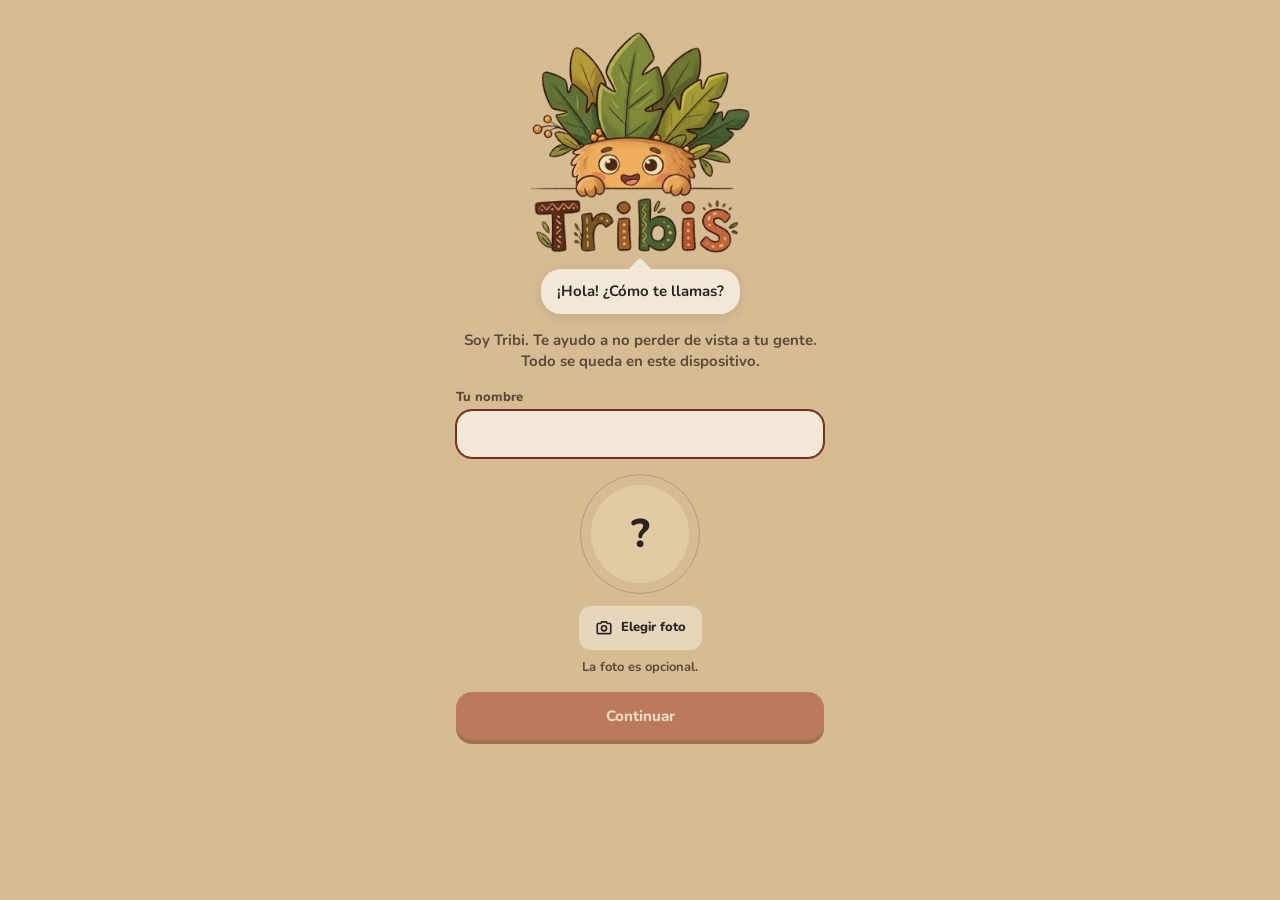
<file: index.html>
<!doctype html>
<html lang="es">
  <head>
    <meta charset="UTF-8" />
    <meta http-equiv="Content-Security-Policy" content="default-src 'self'; script-src 'self' 'sha256-YOCkR2ABS3vP9BVAosH3jWfaKdJeLJwOvOrd4pTQkSc='; style-src 'self' 'unsafe-inline'; img-src 'self' data: blob:; font-src 'self' data:; media-src 'self' data: blob:; connect-src 'self' data: blob:; worker-src 'self' blob:; manifest-src 'self'; object-src 'none'; base-uri 'self'; form-action 'none'" />
    <meta name="viewport" content="width=device-width, initial-scale=1.0, viewport-fit=cover" />
    <meta name="theme-color" content="#FBF9F6" />
    <meta name="description" content="Tribis" />
    <link rel="icon" href="/favicon-64.png" type="image/png" />
    <link rel="apple-touch-icon" href="/apple-touch-icon.png" />
    <meta name="apple-mobile-web-app-capable" content="yes" />
    <meta name="apple-mobile-web-app-title" content="Tribis" />
    <title>Tribis</title>
    <script>
      // Paint the last-used theme colors before the app loads (no flash of the wrong theme).
      // The app writes them in src/themes/apply.ts; this only reads this browser's copy.
      try {
        var boot = JSON.parse(localStorage.getItem('tribis.themeBoot') || 'null')
        if (boot && boot.vars) {
          for (var k in boot.vars) document.documentElement.style.setProperty(k, boot.vars[k])
          document.documentElement.style.colorScheme = boot.scheme || 'light'
          var bg = boot.vars['--c-bg']
          if (bg) document.querySelector('meta[name="theme-color"]').setAttribute('content', bg)
        }
      } catch (e) {}
    </script>
    <style>html{background:var(--c-bg,#fbf9f6)}</style>
    <script type="module" crossorigin src="/assets/index-BYoSbm9Z.js"></script>
    <link rel="modulepreload" crossorigin href="/assets/database-PBlqCJKQ.js">
    <link rel="modulepreload" crossorigin href="/assets/Button-DCZ-JXOx.js">
    <link rel="modulepreload" crossorigin href="/assets/eraRules-5KqsIa5E.js">
    <link rel="modulepreload" crossorigin href="/assets/dexie-react-hooks-XxqYvVCe.js">
    <link rel="modulepreload" crossorigin href="/assets/Tribi-CMBfBo8r.js">
    <link rel="modulepreload" crossorigin href="/assets/BottomSheet-BrwK_Y0c.js">
    <link rel="modulepreload" crossorigin href="/assets/preload-helper-7y9sWmk5.js">
    <link rel="modulepreload" crossorigin href="/assets/EmptyState-DpYKE4hM.js">
    <link rel="modulepreload" crossorigin href="/assets/SearchBar-DXQr7hTr.js">
    <link rel="modulepreload" crossorigin href="/assets/buildFlags-ButMm_H9.js">
    <link rel="modulepreload" crossorigin href="/assets/Screen-DhP69iZf.js">
    <link rel="modulepreload" crossorigin href="/assets/exportImport-DsY2OvXs.js">
    <link rel="stylesheet" crossorigin href="/assets/Button-Dy5qW-7J.css">
    <link rel="stylesheet" crossorigin href="/assets/Tribi-BDWHTGDQ.css">
    <link rel="stylesheet" crossorigin href="/assets/BottomSheet-DsDUq1me.css">
    <link rel="stylesheet" crossorigin href="/assets/EmptyState-Cro8eZOQ.css">
    <link rel="stylesheet" crossorigin href="/assets/SearchBar-wZw9yCXm.css">
    <link rel="stylesheet" crossorigin href="/assets/Screen-BYVsnvpp.css">
    <link rel="stylesheet" crossorigin href="/assets/index-00h7Uj5b.css">
  <link rel="manifest" href="/manifest.webmanifest"></head>
  <body>
    <div id="root"></div>
  </body>
</html>
</file>
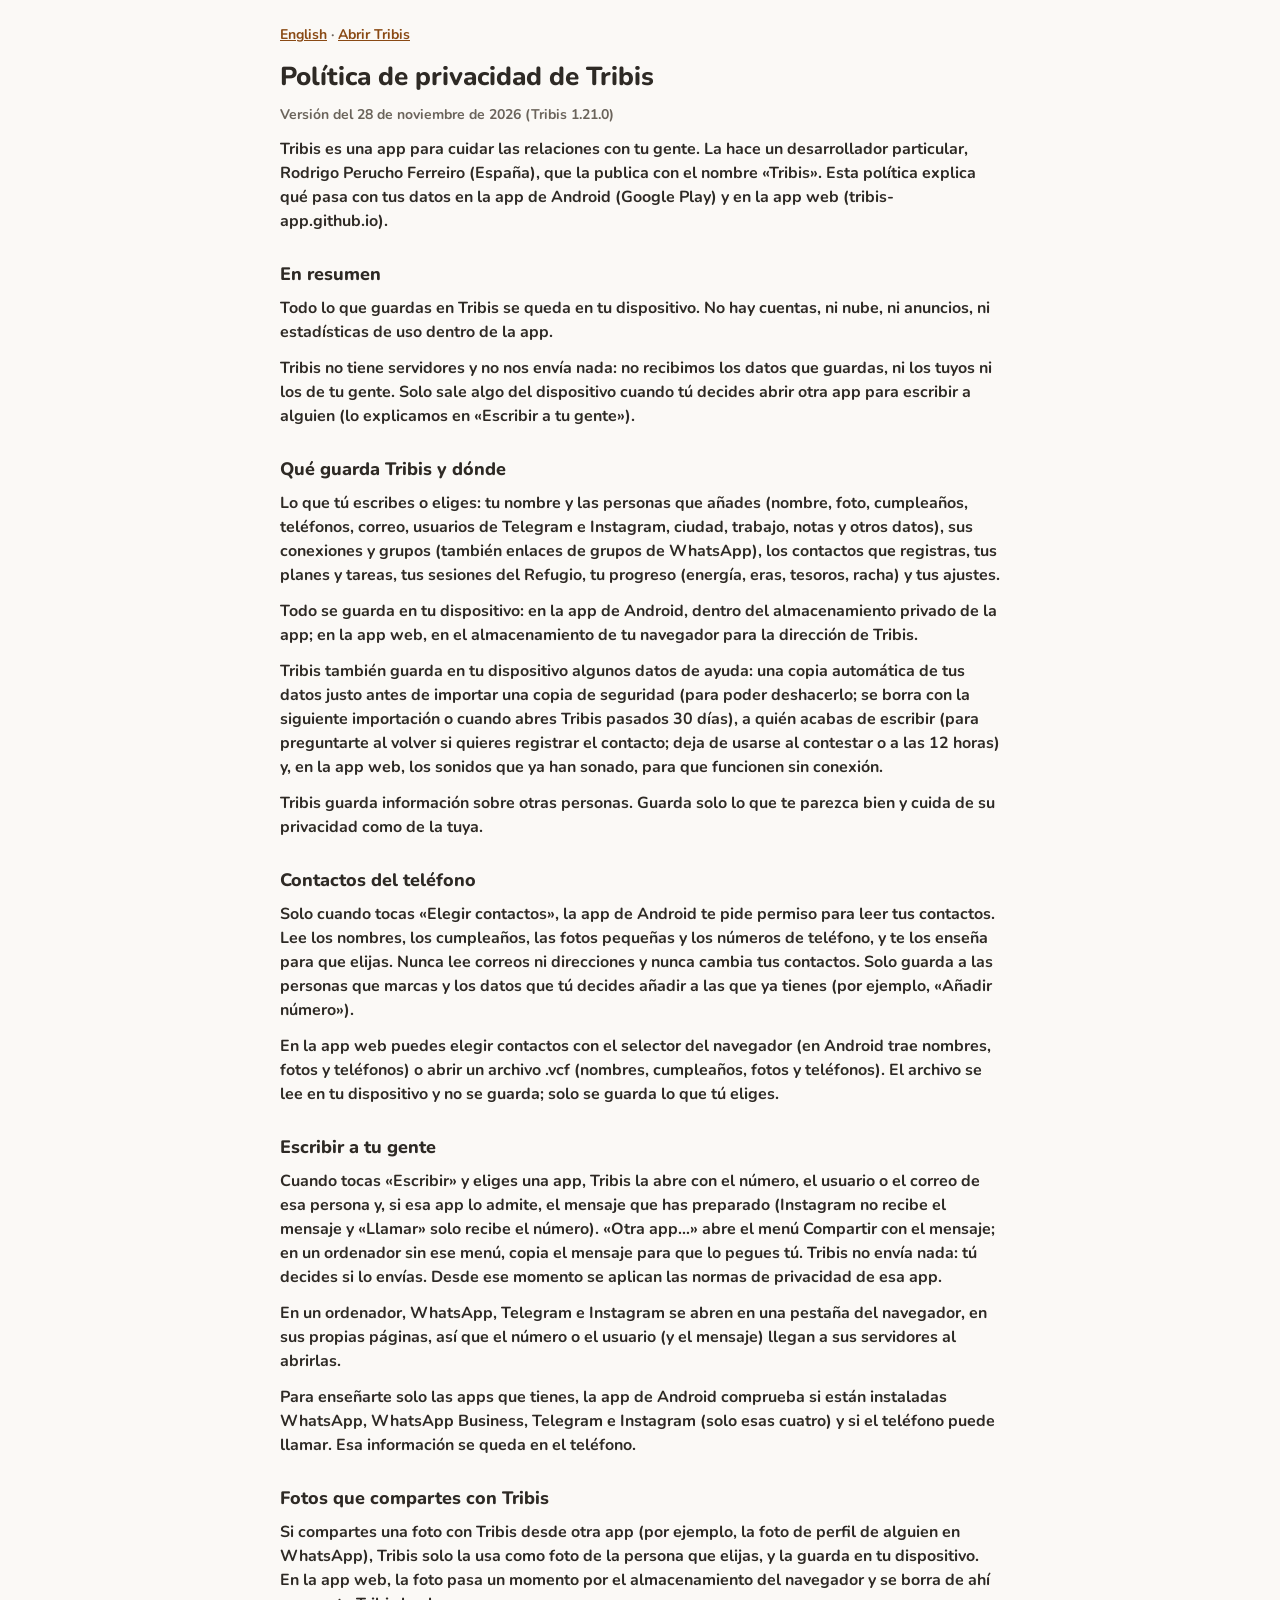
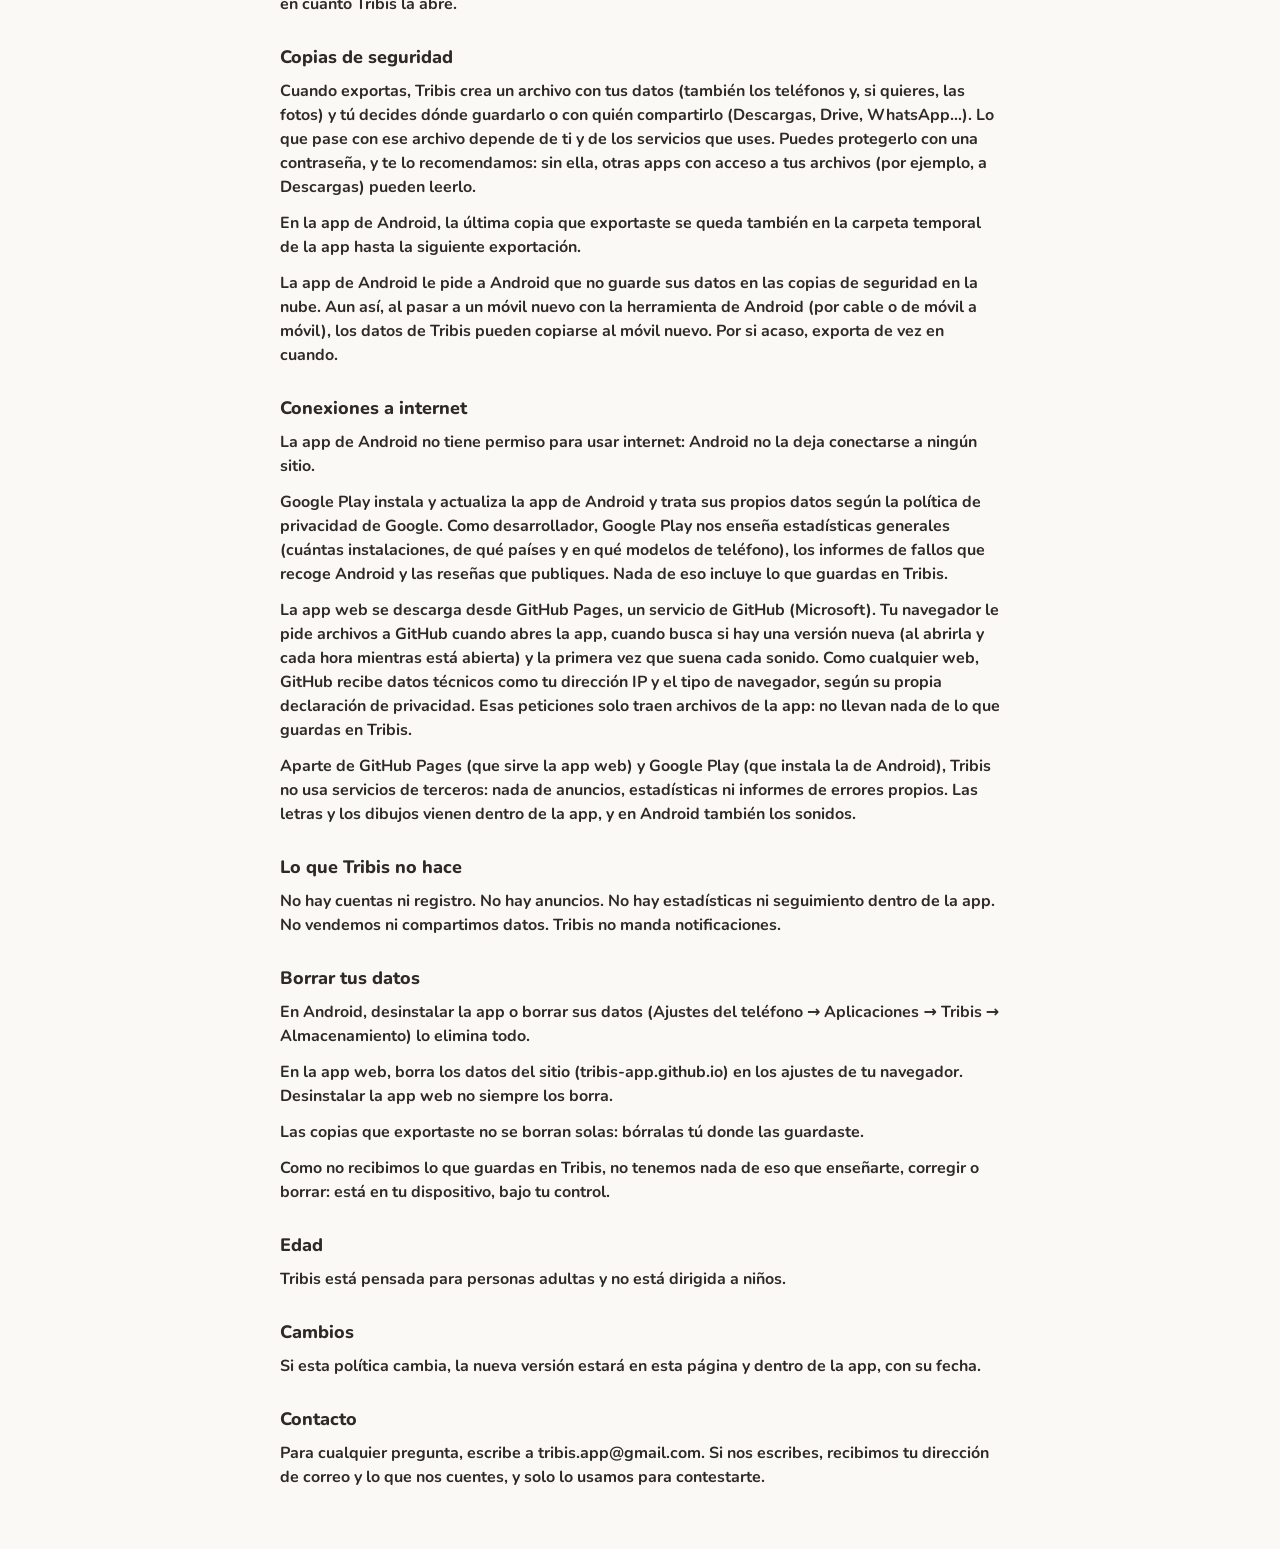
<file: privacidad.html>
<!doctype html>
<html lang="es">
<head>
<meta charset="UTF-8" />
<meta http-equiv="Content-Security-Policy" content="default-src 'none'; style-src 'unsafe-inline'; font-src 'self'; base-uri 'none'; form-action 'none'" />
<meta name="viewport" content="width=device-width, initial-scale=1" />
<title>Política de privacidad de Tribis</title>
<style>
@font-face{font-family:'Nunito';font-weight:700;font-display:swap;src:url('./assets/nunito-latin-700-normal-Dort48En.woff2') format('woff2')}@font-face{font-family:'Nunito';font-weight:800;font-display:swap;src:url('./assets/nunito-latin-800-normal-Dz8SOQK_.woff2') format('woff2')}
:root{color-scheme:light dark;--bg:#FBF9F6;--surface:#FFFFFF;--text:#2E2A25;--text2:#6B645B;--line:#EAE4DB;--link:#8A4A14}
@media (prefers-color-scheme:dark){:root{--bg:#1C1A18;--surface:#272421;--text:#F3EEE8;--text2:#B3A99D;--line:#3A3530;--link:#FFC892}}
body{margin:0;background:var(--bg);color:var(--text);font-family:'Nunito',system-ui,sans-serif;font-weight:700;line-height:1.5}
main{max-width:720px;margin:0 auto;padding:24px 16px 48px}
h1{font-size:26px;font-weight:800;margin:8px 0}
h2{font-size:18px;font-weight:800;margin:28px 0 8px}
p{margin:0 0 12px;font-size:16px}
.updated,.links{color:var(--text2);font-size:14px}
a{color:var(--link)}
</style>
</head>
<body>
<main>
<p class="links"><a href="privacy.html" hreflang="en">English</a> · <a href="./">Abrir Tribis</a></p>
<h1>Política de privacidad de Tribis</h1>
<p class="updated">Versión del 28 de noviembre de 2026 (Tribis 1.21.0)</p>
<p>Tribis es una app para cuidar las relaciones con tu gente. La hace un desarrollador particular, Rodrigo Perucho Ferreiro (España), que la publica con el nombre «Tribis». Esta política explica qué pasa con tus datos en la app de Android (Google Play) y en la app web (tribis-app.github.io).</p>
<h2>En resumen</h2>
<p>Todo lo que guardas en Tribis se queda en tu dispositivo. No hay cuentas, ni nube, ni anuncios, ni estadísticas de uso dentro de la app.</p>
<p>Tribis no tiene servidores y no nos envía nada: no recibimos los datos que guardas, ni los tuyos ni los de tu gente. Solo sale algo del dispositivo cuando tú decides abrir otra app para escribir a alguien (lo explicamos en «Escribir a tu gente»).</p>
<h2>Qué guarda Tribis y dónde</h2>
<p>Lo que tú escribes o eliges: tu nombre y las personas que añades (nombre, foto, cumpleaños, teléfonos, correo, usuarios de Telegram e Instagram, ciudad, trabajo, notas y otros datos), sus conexiones y grupos (también enlaces de grupos de WhatsApp), los contactos que registras, tus planes y tareas, tus sesiones del Refugio, tu progreso (energía, eras, tesoros, racha) y tus ajustes.</p>
<p>Todo se guarda en tu dispositivo: en la app de Android, dentro del almacenamiento privado de la app; en la app web, en el almacenamiento de tu navegador para la dirección de Tribis.</p>
<p>Tribis también guarda en tu dispositivo algunos datos de ayuda: una copia automática de tus datos justo antes de importar una copia de seguridad (para poder deshacerlo; se borra con la siguiente importación o cuando abres Tribis pasados 30 días), a quién acabas de escribir (para preguntarte al volver si quieres registrar el contacto; deja de usarse al contestar o a las 12 horas) y, en la app web, los sonidos que ya han sonado, para que funcionen sin conexión.</p>
<p>Tribis guarda información sobre otras personas. Guarda solo lo que te parezca bien y cuida de su privacidad como de la tuya.</p>
<h2>Contactos del teléfono</h2>
<p>Solo cuando tocas «Elegir contactos», la app de Android te pide permiso para leer tus contactos. Lee los nombres, los cumpleaños, las fotos pequeñas y los números de teléfono, y te los enseña para que elijas. Nunca lee correos ni direcciones y nunca cambia tus contactos. Solo guarda a las personas que marcas y los datos que tú decides añadir a las que ya tienes (por ejemplo, «Añadir número»).</p>
<p>En la app web puedes elegir contactos con el selector del navegador (en Android trae nombres, fotos y teléfonos) o abrir un archivo .vcf (nombres, cumpleaños, fotos y teléfonos). El archivo se lee en tu dispositivo y no se guarda; solo se guarda lo que tú eliges.</p>
<h2>Escribir a tu gente</h2>
<p>Cuando tocas «Escribir» y eliges una app, Tribis la abre con el número, el usuario o el correo de esa persona y, si esa app lo admite, el mensaje que has preparado (Instagram no recibe el mensaje y «Llamar» solo recibe el número). «Otra app…» abre el menú Compartir con el mensaje; en un ordenador sin ese menú, copia el mensaje para que lo pegues tú. Tribis no envía nada: tú decides si lo envías. Desde ese momento se aplican las normas de privacidad de esa app.</p>
<p>En un ordenador, WhatsApp, Telegram e Instagram se abren en una pestaña del navegador, en sus propias páginas, así que el número o el usuario (y el mensaje) llegan a sus servidores al abrirlas.</p>
<p>Para enseñarte solo las apps que tienes, la app de Android comprueba si están instaladas WhatsApp, WhatsApp Business, Telegram e Instagram (solo esas cuatro) y si el teléfono puede llamar. Esa información se queda en el teléfono.</p>
<h2>Fotos que compartes con Tribis</h2>
<p>Si compartes una foto con Tribis desde otra app (por ejemplo, la foto de perfil de alguien en WhatsApp), Tribis solo la usa como foto de la persona que elijas, y la guarda en tu dispositivo. En la app web, la foto pasa un momento por el almacenamiento del navegador y se borra de ahí en cuanto Tribis la abre.</p>
<h2>Copias de seguridad</h2>
<p>Cuando exportas, Tribis crea un archivo con tus datos (también los teléfonos y, si quieres, las fotos) y tú decides dónde guardarlo o con quién compartirlo (Descargas, Drive, WhatsApp…). Lo que pase con ese archivo depende de ti y de los servicios que uses. Puedes protegerlo con una contraseña, y te lo recomendamos: sin ella, otras apps con acceso a tus archivos (por ejemplo, a Descargas) pueden leerlo.</p>
<p>En la app de Android, la última copia que exportaste se queda también en la carpeta temporal de la app hasta la siguiente exportación.</p>
<p>La app de Android le pide a Android que no guarde sus datos en las copias de seguridad en la nube. Aun así, al pasar a un móvil nuevo con la herramienta de Android (por cable o de móvil a móvil), los datos de Tribis pueden copiarse al móvil nuevo. Por si acaso, exporta de vez en cuando.</p>
<h2>Conexiones a internet</h2>
<p>La app de Android no tiene permiso para usar internet: Android no la deja conectarse a ningún sitio.</p>
<p>Google Play instala y actualiza la app de Android y trata sus propios datos según la política de privacidad de Google. Como desarrollador, Google Play nos enseña estadísticas generales (cuántas instalaciones, de qué países y en qué modelos de teléfono), los informes de fallos que recoge Android y las reseñas que publiques. Nada de eso incluye lo que guardas en Tribis.</p>
<p>La app web se descarga desde GitHub Pages, un servicio de GitHub (Microsoft). Tu navegador le pide archivos a GitHub cuando abres la app, cuando busca si hay una versión nueva (al abrirla y cada hora mientras está abierta) y la primera vez que suena cada sonido. Como cualquier web, GitHub recibe datos técnicos como tu dirección IP y el tipo de navegador, según su propia declaración de privacidad. Esas peticiones solo traen archivos de la app: no llevan nada de lo que guardas en Tribis.</p>
<p>Aparte de GitHub Pages (que sirve la app web) y Google Play (que instala la de Android), Tribis no usa servicios de terceros: nada de anuncios, estadísticas ni informes de errores propios. Las letras y los dibujos vienen dentro de la app, y en Android también los sonidos.</p>
<h2>Lo que Tribis no hace</h2>
<p>No hay cuentas ni registro. No hay anuncios. No hay estadísticas ni seguimiento dentro de la app. No vendemos ni compartimos datos. Tribis no manda notificaciones.</p>
<h2>Borrar tus datos</h2>
<p>En Android, desinstalar la app o borrar sus datos (Ajustes del teléfono → Aplicaciones → Tribis → Almacenamiento) lo elimina todo.</p>
<p>En la app web, borra los datos del sitio (tribis-app.github.io) en los ajustes de tu navegador. Desinstalar la app web no siempre los borra.</p>
<p>Las copias que exportaste no se borran solas: bórralas tú donde las guardaste.</p>
<p>Como no recibimos lo que guardas en Tribis, no tenemos nada de eso que enseñarte, corregir o borrar: está en tu dispositivo, bajo tu control.</p>
<h2>Edad</h2>
<p>Tribis está pensada para personas adultas y no está dirigida a niños.</p>
<h2>Cambios</h2>
<p>Si esta política cambia, la nueva versión estará en esta página y dentro de la app, con su fecha.</p>
<h2>Contacto</h2>
<p>Para cualquier pregunta, escribe a tribis.app@gmail.com. Si nos escribes, recibimos tu dirección de correo y lo que nos cuentes, y solo lo usamos para contestarte.</p>
</main>
</body>
</html>
</file>
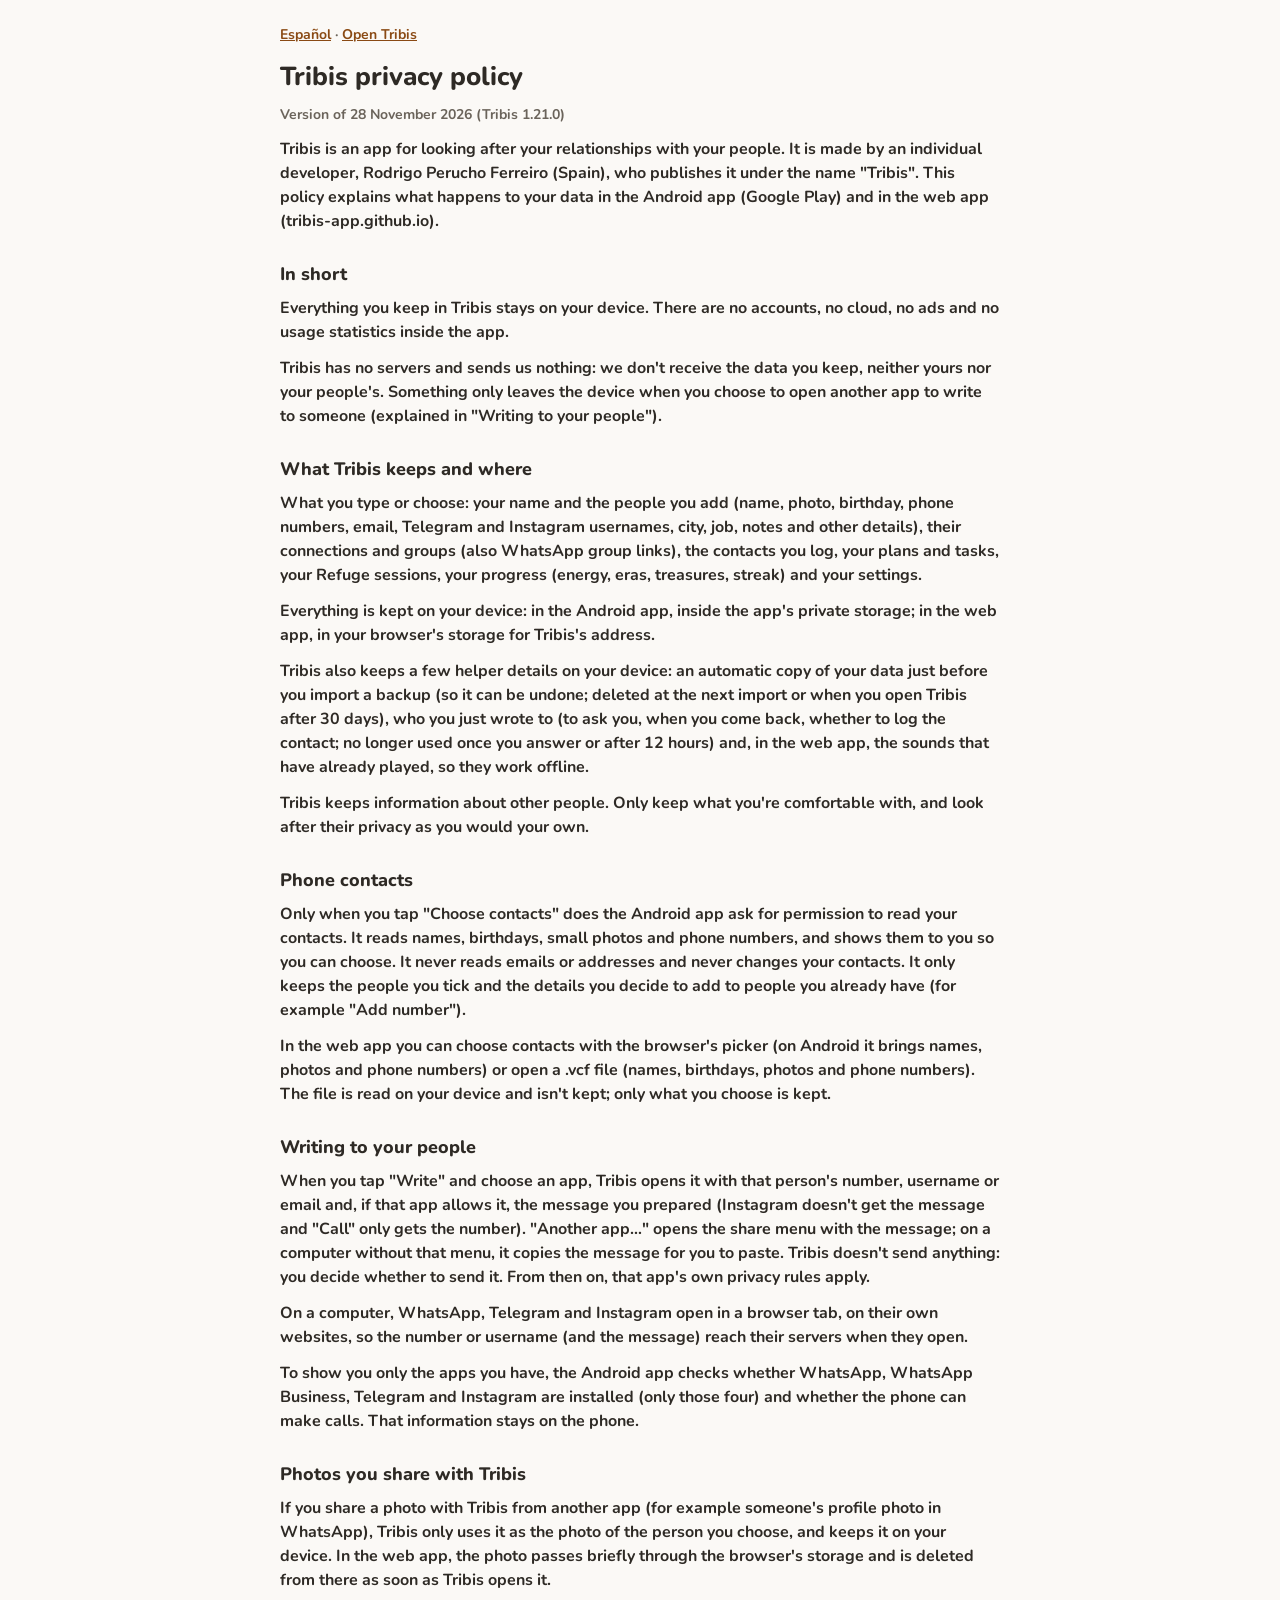
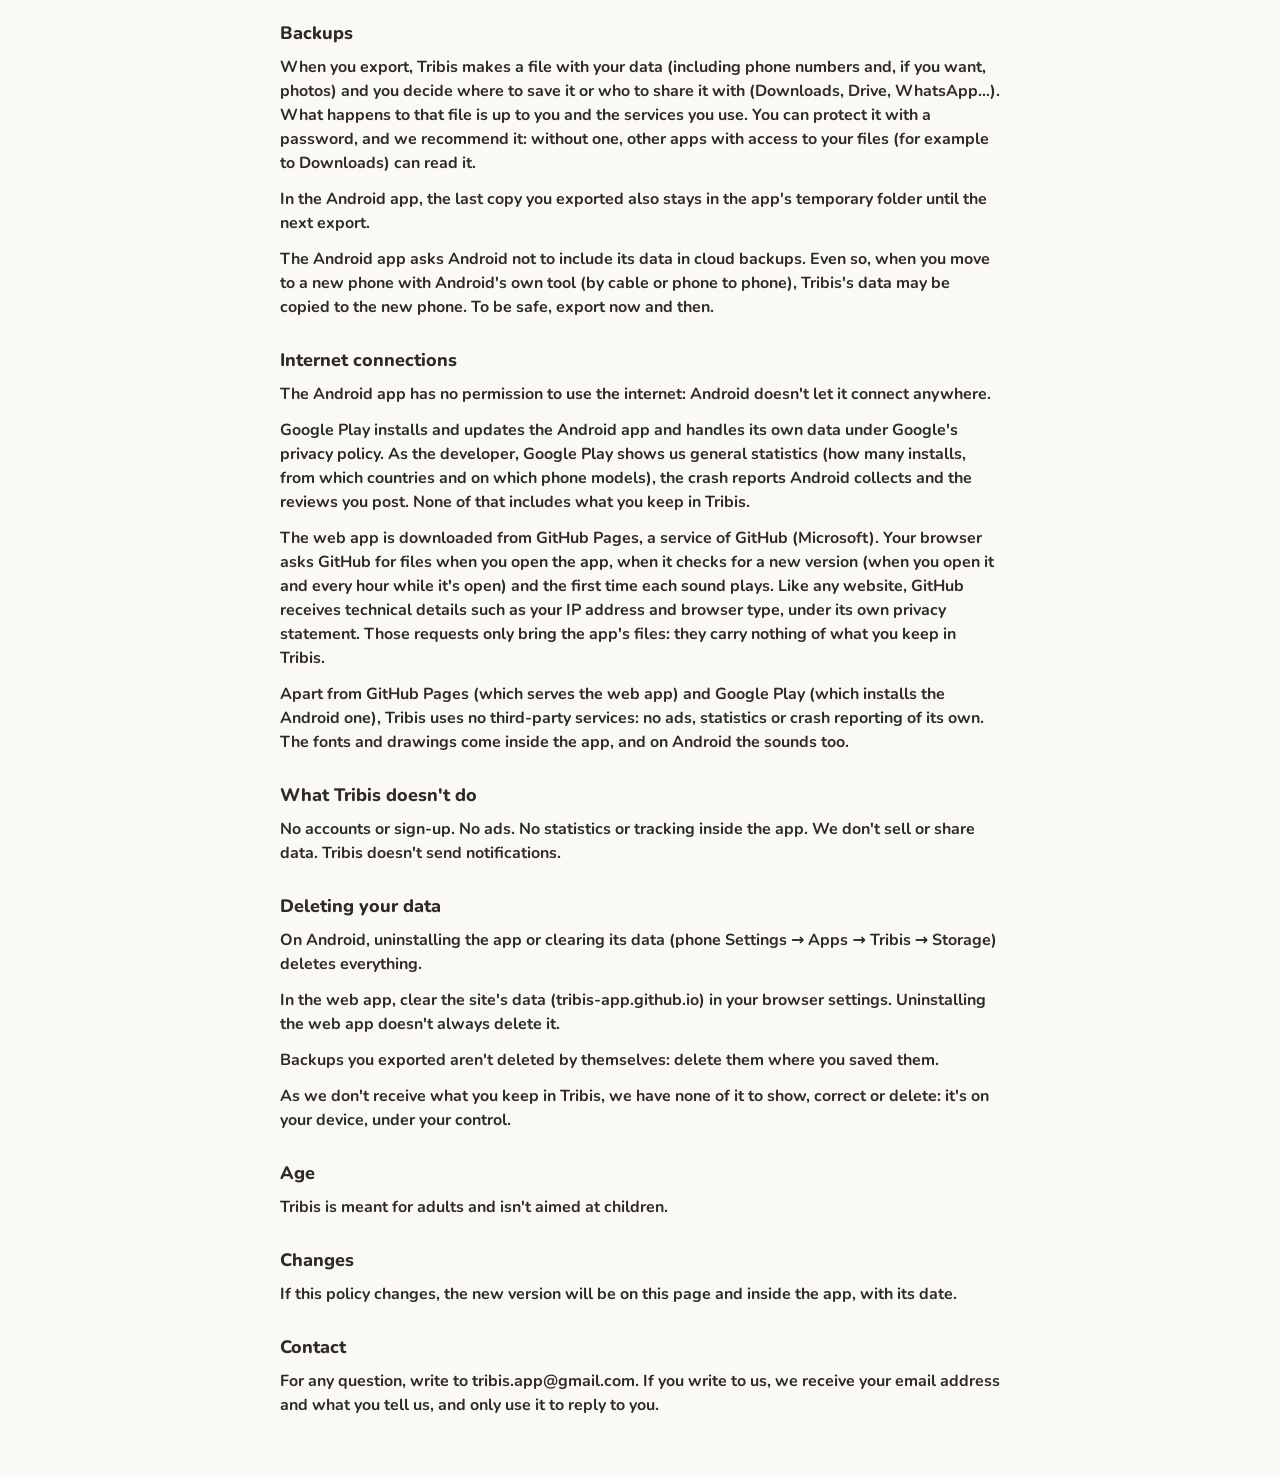
<file: privacy.html>
<!doctype html>
<html lang="en">
<head>
<meta charset="UTF-8" />
<meta http-equiv="Content-Security-Policy" content="default-src 'none'; style-src 'unsafe-inline'; font-src 'self'; base-uri 'none'; form-action 'none'" />
<meta name="viewport" content="width=device-width, initial-scale=1" />
<title>Tribis privacy policy</title>
<style>
@font-face{font-family:'Nunito';font-weight:700;font-display:swap;src:url('./assets/nunito-latin-700-normal-Dort48En.woff2') format('woff2')}@font-face{font-family:'Nunito';font-weight:800;font-display:swap;src:url('./assets/nunito-latin-800-normal-Dz8SOQK_.woff2') format('woff2')}
:root{color-scheme:light dark;--bg:#FBF9F6;--surface:#FFFFFF;--text:#2E2A25;--text2:#6B645B;--line:#EAE4DB;--link:#8A4A14}
@media (prefers-color-scheme:dark){:root{--bg:#1C1A18;--surface:#272421;--text:#F3EEE8;--text2:#B3A99D;--line:#3A3530;--link:#FFC892}}
body{margin:0;background:var(--bg);color:var(--text);font-family:'Nunito',system-ui,sans-serif;font-weight:700;line-height:1.5}
main{max-width:720px;margin:0 auto;padding:24px 16px 48px}
h1{font-size:26px;font-weight:800;margin:8px 0}
h2{font-size:18px;font-weight:800;margin:28px 0 8px}
p{margin:0 0 12px;font-size:16px}
.updated,.links{color:var(--text2);font-size:14px}
a{color:var(--link)}
</style>
</head>
<body>
<main>
<p class="links"><a href="privacidad.html" hreflang="es">Español</a> · <a href="./">Open Tribis</a></p>
<h1>Tribis privacy policy</h1>
<p class="updated">Version of 28 November 2026 (Tribis 1.21.0)</p>
<p>Tribis is an app for looking after your relationships with your people. It is made by an individual developer, Rodrigo Perucho Ferreiro (Spain), who publishes it under the name &quot;Tribis&quot;. This policy explains what happens to your data in the Android app (Google Play) and in the web app (tribis-app.github.io).</p>
<h2>In short</h2>
<p>Everything you keep in Tribis stays on your device. There are no accounts, no cloud, no ads and no usage statistics inside the app.</p>
<p>Tribis has no servers and sends us nothing: we don't receive the data you keep, neither yours nor your people's. Something only leaves the device when you choose to open another app to write to someone (explained in &quot;Writing to your people&quot;).</p>
<h2>What Tribis keeps and where</h2>
<p>What you type or choose: your name and the people you add (name, photo, birthday, phone numbers, email, Telegram and Instagram usernames, city, job, notes and other details), their connections and groups (also WhatsApp group links), the contacts you log, your plans and tasks, your Refuge sessions, your progress (energy, eras, treasures, streak) and your settings.</p>
<p>Everything is kept on your device: in the Android app, inside the app's private storage; in the web app, in your browser's storage for Tribis's address.</p>
<p>Tribis also keeps a few helper details on your device: an automatic copy of your data just before you import a backup (so it can be undone; deleted at the next import or when you open Tribis after 30 days), who you just wrote to (to ask you, when you come back, whether to log the contact; no longer used once you answer or after 12 hours) and, in the web app, the sounds that have already played, so they work offline.</p>
<p>Tribis keeps information about other people. Only keep what you're comfortable with, and look after their privacy as you would your own.</p>
<h2>Phone contacts</h2>
<p>Only when you tap &quot;Choose contacts&quot; does the Android app ask for permission to read your contacts. It reads names, birthdays, small photos and phone numbers, and shows them to you so you can choose. It never reads emails or addresses and never changes your contacts. It only keeps the people you tick and the details you decide to add to people you already have (for example &quot;Add number&quot;).</p>
<p>In the web app you can choose contacts with the browser's picker (on Android it brings names, photos and phone numbers) or open a .vcf file (names, birthdays, photos and phone numbers). The file is read on your device and isn't kept; only what you choose is kept.</p>
<h2>Writing to your people</h2>
<p>When you tap &quot;Write&quot; and choose an app, Tribis opens it with that person's number, username or email and, if that app allows it, the message you prepared (Instagram doesn't get the message and &quot;Call&quot; only gets the number). &quot;Another app…&quot; opens the share menu with the message; on a computer without that menu, it copies the message for you to paste. Tribis doesn't send anything: you decide whether to send it. From then on, that app's own privacy rules apply.</p>
<p>On a computer, WhatsApp, Telegram and Instagram open in a browser tab, on their own websites, so the number or username (and the message) reach their servers when they open.</p>
<p>To show you only the apps you have, the Android app checks whether WhatsApp, WhatsApp Business, Telegram and Instagram are installed (only those four) and whether the phone can make calls. That information stays on the phone.</p>
<h2>Photos you share with Tribis</h2>
<p>If you share a photo with Tribis from another app (for example someone's profile photo in WhatsApp), Tribis only uses it as the photo of the person you choose, and keeps it on your device. In the web app, the photo passes briefly through the browser's storage and is deleted from there as soon as Tribis opens it.</p>
<h2>Backups</h2>
<p>When you export, Tribis makes a file with your data (including phone numbers and, if you want, photos) and you decide where to save it or who to share it with (Downloads, Drive, WhatsApp…). What happens to that file is up to you and the services you use. You can protect it with a password, and we recommend it: without one, other apps with access to your files (for example to Downloads) can read it.</p>
<p>In the Android app, the last copy you exported also stays in the app's temporary folder until the next export.</p>
<p>The Android app asks Android not to include its data in cloud backups. Even so, when you move to a new phone with Android's own tool (by cable or phone to phone), Tribis's data may be copied to the new phone. To be safe, export now and then.</p>
<h2>Internet connections</h2>
<p>The Android app has no permission to use the internet: Android doesn't let it connect anywhere.</p>
<p>Google Play installs and updates the Android app and handles its own data under Google's privacy policy. As the developer, Google Play shows us general statistics (how many installs, from which countries and on which phone models), the crash reports Android collects and the reviews you post. None of that includes what you keep in Tribis.</p>
<p>The web app is downloaded from GitHub Pages, a service of GitHub (Microsoft). Your browser asks GitHub for files when you open the app, when it checks for a new version (when you open it and every hour while it's open) and the first time each sound plays. Like any website, GitHub receives technical details such as your IP address and browser type, under its own privacy statement. Those requests only bring the app's files: they carry nothing of what you keep in Tribis.</p>
<p>Apart from GitHub Pages (which serves the web app) and Google Play (which installs the Android one), Tribis uses no third-party services: no ads, statistics or crash reporting of its own. The fonts and drawings come inside the app, and on Android the sounds too.</p>
<h2>What Tribis doesn't do</h2>
<p>No accounts or sign-up. No ads. No statistics or tracking inside the app. We don't sell or share data. Tribis doesn't send notifications.</p>
<h2>Deleting your data</h2>
<p>On Android, uninstalling the app or clearing its data (phone Settings → Apps → Tribis → Storage) deletes everything.</p>
<p>In the web app, clear the site's data (tribis-app.github.io) in your browser settings. Uninstalling the web app doesn't always delete it.</p>
<p>Backups you exported aren't deleted by themselves: delete them where you saved them.</p>
<p>As we don't receive what you keep in Tribis, we have none of it to show, correct or delete: it's on your device, under your control.</p>
<h2>Age</h2>
<p>Tribis is meant for adults and isn't aimed at children.</p>
<h2>Changes</h2>
<p>If this policy changes, the new version will be on this page and inside the app, with its date.</p>
<h2>Contact</h2>
<p>For any question, write to tribis.app@gmail.com. If you write to us, we receive your email address and what you tell us, and only use it to reply to you.</p>
</main>
</body>
</html>
</file>
<file: assets/Button-Dy5qW-7J.css>
.btn{justify-content:center;align-items:center;gap:var(--sp-2);min-height:var(--touch-lg);padding:0 var(--sp-5);border-radius:var(--r-button);font-size:var(--fs-body-sm);font-weight:var(--w-heavy);line-height:var(--lh-tight);transition:transform var(--dur-fast) var(--ease-standard), box-shadow var(--dur-fast) var(--ease-standard), background-color var(--dur-fast) var(--ease-standard);-webkit-user-select:none;user-select:none;border:0;display:inline-flex}.btn:active:not(:disabled):not(.btn--blocked){transform:translateY(var(--press-edge-sm)) scale(var(--press-scale))}.btn:disabled,.btn--blocked{opacity:.5;cursor:default}.btn--block{width:100%}.btn--sm{min-height:var(--touch);padding:0 var(--sp-4);font-size:var(--fs-small);border-radius:var(--r-small)}.btn__icon{display:inline-flex}.btn--primary{background:var(--c-accent);color:var(--c-on-accent);box-shadow:0 var(--press-edge) 0 var(--c-accent-deep);margin-bottom:var(--press-edge)}.btn--primary.btn--sm{box-shadow:0 var(--press-edge-sm) 0 var(--c-accent-deep);margin-bottom:var(--press-edge-sm)}.btn--primary:active:not(:disabled):not(.btn--blocked){box-shadow:0 0 0 var(--c-accent-deep)}.btn--secondary{background:var(--c-surface-2);color:var(--c-text)}.btn--ghost{color:var(--c-text);background:0 0}.btn--destructive{color:var(--c-destructive);background:0 0}.icon-btn{width:var(--touch-lg);height:var(--touch-lg);border-radius:var(--r-pill);color:var(--c-text);transition:transform var(--dur-fast) var(--ease-standard);border:0;flex:none;justify-content:center;align-items:center;display:inline-flex}.icon-btn:active{transform:scale(var(--press-scale))}.icon-btn--surface{background:var(--c-surface);box-shadow:var(--shadow-soft)}.icon-btn--plain{width:var(--touch);height:var(--touch);color:var(--c-text-2);background:0 0}
</file>
<file: assets/Tribi-BDWHTGDQ.css>
.toast-layer{left:var(--rail-w);right:0;bottom:calc(var(--nav-h) + env(safe-area-inset-bottom) + var(--sp-4));z-index:40;align-items:center;gap:var(--sp-2);padding:0 var(--sp-edge);pointer-events:none;flex-direction:column;display:flex;position:fixed}.toast{justify-content:center;align-items:center;column-gap:var(--sp-2);max-width:100%;min-height:var(--touch-lg);padding:var(--sp-1);border-radius:var(--r-sheet);background:var(--c-toast-bg);color:var(--c-toast-text);box-shadow:var(--shadow-lift);font-size:var(--fs-body-sm);font-weight:var(--w-bold);pointer-events:auto;animation:toast-in var(--dur-base) var(--ease-standard) both;flex-wrap:wrap;row-gap:0;display:flex}.toast__msg{overflow-wrap:anywhere;text-align:center;min-width:0;padding:var(--sp-2) var(--sp-2) var(--sp-2) var(--sp-3);flex:0 auto}.toast__actions{align-items:center;gap:var(--sp-2);flex:none;display:flex}.toast__action{min-height:var(--touch);padding:0 var(--sp-3);border-radius:var(--r-pill);color:var(--c-toast-action);font-weight:var(--w-heavy);background:0 0;border:0;flex:none}@keyframes toast-in{0%{opacity:0;transform:translateY(var(--slide-from))}to{opacity:1;transform:translateY(0)}}.toast-layer--update{z-index:41}html.has-update .toast-layer:not(.toast-layer--update){bottom:calc(var(--nav-h) + env(safe-area-inset-bottom) + var(--sp-4) + var(--touch-lg) + var(--sp-2))}.toast__badge{padding:var(--border-strong) var(--sp-2);border-radius:var(--r-pill);background:var(--c-accent);color:var(--c-on-accent);font-size:var(--fs-small);font-weight:var(--w-heavy);flex:none}.tribi{align-items:center;gap:var(--sp-2);flex-direction:column;display:flex}.tribi__img{object-fit:contain;-webkit-user-select:none;user-select:none;width:auto}.tribi--xs .tribi__img{height:var(--tribi-xs)}.tribi--sm .tribi__img{height:var(--tribi-sm)}.tribi--md .tribi__img{height:var(--tribi-md)}.tribi--lg .tribi__img{height:var(--tribi-lg)}.tribi--peeking .tribi__img,.tribi--hiding .tribi__img{height:auto}.tribi--peeking.tribi--sm .tribi__img,.tribi--hiding.tribi--sm .tribi__img{width:var(--tribi-sm)}.tribi--peeking.tribi--md .tribi__img,.tribi--hiding.tribi--md .tribi__img{width:var(--tribi-md)}.tribi--peeking.tribi--lg .tribi__img,.tribi--hiding.tribi--lg .tribi__img{width:var(--tribi-lg)}.tribi--crowd .tribi__img,.tribi--signal .tribi__img{width:min(100%, var(--tribi-scene));border-radius:var(--r-card);height:auto}.tribi--signalIcon .tribi__img{height:var(--icon-lg)}.tribi--signalThumb .tribi__img{width:var(--tribi-sm);border-radius:var(--r-small);height:auto}.tribi__img--silhouette{filter:brightness(0);opacity:.28}[data-scheme=dark] .tribi__img--silhouette{filter:brightness(0)invert();opacity:.22}.tribi__bubble{max-width:var(--bubble-max-w);padding:var(--sp-3) var(--sp-4);border-radius:var(--r-banner);background:var(--c-surface);box-shadow:var(--shadow-soft);color:var(--c-text);font-size:var(--fs-body-sm);font-weight:var(--w-bold);text-align:center;position:relative}.tribi__bubble:after{content:"";left:50%;bottom:calc(-1 * var(--sp-2));width:var(--sp-4);height:var(--sp-4);background:var(--c-surface);border-radius:var(--border-strong);position:absolute;transform:translate(-50%)rotate(45deg)}.tribi__bubble--up:after{top:calc(-1 * var(--sp-2));bottom:auto}.tribi--waiting .tribi__img,.tribi--waiting .tribi__bubble{visibility:hidden}.tribi--pop .tribi__img,.tribi--pop .tribi__bubble{animation:tribi-pop var(--dur-slow) var(--ease-pop) both}.tribi--pop .tribi__bubble{animation-delay:var(--dur-fast)}@keyframes tribi-pop{0%{opacity:0;transform:scale(var(--pop-from))}to{opacity:1;transform:scale(1)}}.tribi__img--flip{scale:-1 1}.tribi--brothers .tribi__img{width:min(100%, var(--tribi-scene));height:auto}
</file>
<file: assets/BottomSheet-DsDUq1me.css>
.overlay{z-index:50;background:var(--c-scrim);animation:fade-in var(--dur-base) var(--ease-standard) both;display:flex;position:fixed;inset:0}.overlay--sheet{justify-content:center;align-items:flex-end}.sheet{width:100%;max-width:var(--sheet-max);max-height:90vh;padding:var(--sp-2) var(--sp-edge) calc(var(--sp-5) + env(safe-area-inset-bottom));border-radius:var(--r-sheet) var(--r-sheet) 0 0;background:var(--c-surface);box-shadow:var(--shadow-lift);animation:sheet-in var(--dur-slow) var(--ease-standard) both;outline:0;overflow-y:auto}.sheet__grip{width:var(--sp-6);height:var(--sp-1);margin:0 auto var(--sp-2);border-radius:var(--r-pill);background:var(--c-outline)}.sheet__head{align-items:center;gap:var(--sp-2);display:flex}.sheet__title{font-size:var(--fs-heading);font-weight:var(--w-heavy);flex:1}.sheet__close{width:var(--touch);height:var(--touch);border-radius:var(--r-pill);background:var(--c-surface-2);color:var(--c-text);border:0;justify-content:center;align-items:center;display:inline-flex}.sheet__body{gap:var(--sp-3);padding:var(--sp-3) 0;color:var(--c-text);flex-direction:column;display:flex}.sheet__footer{gap:var(--sp-2);padding-top:var(--sp-2);flex-direction:column;display:flex}@keyframes sheet-in{0%{transform:translateY(100%)}to{transform:translateY(0)}}@keyframes fade-in{0%{opacity:0}to{opacity:1}}@media (prefers-reduced-motion:reduce){.sheet{animation:none}}body.no-scroll{overflow:hidden}@media (width>=760px){.overlay--sheet{padding:var(--sp-5);align-items:center}.sheet{max-height:85vh;padding-bottom:var(--sp-5);border-radius:var(--r-sheet);animation-name:fade-in}.sheet__grip{display:none}}.sheet:focus-visible{outline:none}
</file>
<file: assets/EmptyState-Cro8eZOQ.css>
.field{gap:var(--sp-1);flex-direction:column;min-width:0;display:flex}.field__label{color:var(--c-text-2);font-size:var(--fs-small);font-weight:var(--w-heavy)}.field__input{width:100%;min-height:var(--touch-lg);padding:var(--sp-2) var(--sp-4);border:var(--border) solid var(--c-outline);border-radius:var(--r-button);background:var(--c-surface);color:var(--c-text);font-size:var(--fs-body);font-weight:var(--w-bold);outline:0}.field__input::placeholder{color:var(--c-text-2);opacity:1;font-weight:var(--w-medium)}.field__input:focus{border-color:var(--c-focus);box-shadow:0 0 0 var(--border) var(--c-focus)}.field__input--multi{resize:vertical;line-height:var(--lh-body)}.field__select{appearance:none}.field__hint{color:var(--c-text-2);font-size:var(--fs-small);font-weight:var(--w-bold)}.field__error{color:var(--c-destructive);font-size:var(--fs-small);font-weight:var(--w-heavy)}.field__input:focus-visible{outline:none}.empty{align-items:center;gap:var(--sp-2);padding:var(--sp-6) var(--sp-4);text-align:center;flex-direction:column;display:flex}.empty__title{margin-top:var(--sp-2);font-size:var(--fs-heading);font-weight:var(--w-heavy);line-height:var(--lh-tight)}.empty__text{max-width:320px;color:var(--c-text-2);font-size:var(--fs-body-sm);font-weight:var(--w-bold)}.empty__action{margin-top:var(--sp-3)}
</file>
<file: assets/SearchBar-wZw9yCXm.css>
.search{align-items:center;gap:var(--sp-3);min-height:var(--touch-lg);padding:0 var(--sp-2) 0 var(--sp-4);border-radius:var(--r-pill);background:var(--c-surface);box-shadow:var(--shadow-soft);color:var(--c-text-2);display:flex}.search__icon{flex:none}.search__input{min-width:0;min-height:var(--touch);color:var(--c-text);font-size:var(--fs-body-sm);font-weight:var(--w-bold);appearance:none;background:0 0;border:0;outline:0;flex:1}.search__input::-webkit-search-decoration{display:none}.search__input:focus-visible{outline:none}.search__input::placeholder{color:var(--c-text-2);opacity:1}.search__input::-webkit-search-cancel-button{display:none}.search:focus-within{outline:var(--border-strong) solid var(--c-focus);outline-offset:var(--border-strong)}.search__clear{width:var(--touch);height:var(--touch);border-radius:var(--r-pill);color:var(--c-text-2);background:0 0;border:0;flex:none;justify-content:center;align-items:center;display:inline-flex}
</file>
<file: assets/Screen-BYVsnvpp.css>
.screen{width:100%;max-width:var(--content-max);padding:calc(env(safe-area-inset-top) + var(--sp-5)) var(--sp-edge) var(--sp-5);margin:0 auto}.screen__head{align-items:center;gap:var(--sp-2);min-height:var(--touch-lg);margin-bottom:var(--sp-4);display:flex}.screen__title{align-items:baseline;gap:var(--sp-2);font-size:var(--fs-display);font-weight:var(--w-heavy);line-height:var(--lh-tight);flex:1;display:flex}.screen__count{white-space:nowrap;color:var(--c-text-2);font-size:var(--fs-heading);font-weight:var(--w-heavy)}.screen__actions{gap:var(--sp-2);display:flex}.screen__body{gap:var(--sp-3);flex-direction:column;display:flex}@media (width>=760px){.screen:has(.grid,.cal,.refugio-top){max-width:var(--content-wide);padding-left:var(--sp-6);padding-right:var(--sp-6)}}
</file>
<file: assets/index-00h7Uj5b.css>
@font-face{font-family:Nunito;font-style:normal;font-display:swap;font-weight:500;src:url(/assets/nunito-cyrillic-ext-500-normal-BooqzoBf.woff2)format("woff2"),url(/assets/nunito-cyrillic-ext-500-normal-ryWF3qTI.woff)format("woff");unicode-range:U+460-52F,U+1C80-1C8A,U+20B4,U+2DE0-2DFF,U+A640-A69F,U+FE2E-FE2F}@font-face{font-family:Nunito;font-style:normal;font-display:swap;font-weight:500;src:url(/assets/nunito-cyrillic-500-normal-C7KGZCzc.woff2)format("woff2"),url(/assets/nunito-cyrillic-500-normal-CsSUaxYY.woff)format("woff");unicode-range:U+301,U+400-45F,U+490-491,U+4B0-4B1,U+2116}@font-face{font-family:Nunito;font-style:normal;font-display:swap;font-weight:500;src:url(/assets/nunito-vietnamese-500-normal-BpqpEYcO.woff2)format("woff2"),url(/assets/nunito-vietnamese-500-normal-9ShSsgIA.woff)format("woff");unicode-range:U+102-103,U+110-111,U+128-129,U+168-169,U+1A0-1A1,U+1AF-1B0,U+300-301,U+303-304,U+308-309,U+323,U+329,U+1EA0-1EF9,U+20AB}@font-face{font-family:Nunito;font-style:normal;font-display:swap;font-weight:500;src:url(/assets/nunito-latin-ext-500-normal-DpF2BH_v.woff2)format("woff2"),url(/assets/nunito-latin-ext-500-normal-CVNQN0KE.woff)format("woff");unicode-range:U+100-2BA,U+2BD-2C5,U+2C7-2CC,U+2CE-2D7,U+2DD-2FF,U+304,U+308,U+329,U+1D00-1DBF,U+1E00-1E9F,U+1EF2-1EFF,U+2020,U+20A0-20AB,U+20AD-20C0,U+2113,U+2C60-2C7F,U+A720-A7FF}@font-face{font-family:Nunito;font-style:normal;font-display:swap;font-weight:500;src:url(/assets/nunito-latin-500-normal-EugFkASW.woff2)format("woff2"),url(/assets/nunito-latin-500-normal-B5klmw3Q.woff)format("woff");unicode-range:U+??,U+131,U+152-153,U+2BB-2BC,U+2C6,U+2DA,U+2DC,U+304,U+308,U+329,U+2000-206F,U+20AC,U+2122,U+2191,U+2193,U+2212,U+2215,U+FEFF,U+FFFD}@font-face{font-family:Nunito;font-style:normal;font-display:swap;font-weight:700;src:url(/assets/nunito-cyrillic-ext-700-normal-BuR0mlCG.woff2)format("woff2"),url(/assets/nunito-cyrillic-ext-700-normal-DfoqN4Gs.woff)format("woff");unicode-range:U+460-52F,U+1C80-1C8A,U+20B4,U+2DE0-2DFF,U+A640-A69F,U+FE2E-FE2F}@font-face{font-family:Nunito;font-style:normal;font-display:swap;font-weight:700;src:url(/assets/nunito-cyrillic-700-normal-DP36NgGt.woff2)format("woff2"),url(/assets/nunito-cyrillic-700-normal-DfHRUDv-.woff)format("woff");unicode-range:U+301,U+400-45F,U+490-491,U+4B0-4B1,U+2116}@font-face{font-family:Nunito;font-style:normal;font-display:swap;font-weight:700;src:url(/assets/nunito-vietnamese-700-normal-Ch8EUCfz.woff2)format("woff2"),url(/assets/nunito-vietnamese-700-normal-C9SQsXvj.woff)format("woff");unicode-range:U+102-103,U+110-111,U+128-129,U+168-169,U+1A0-1A1,U+1AF-1B0,U+300-301,U+303-304,U+308-309,U+323,U+329,U+1EA0-1EF9,U+20AB}@font-face{font-family:Nunito;font-style:normal;font-display:swap;font-weight:700;src:url(/assets/nunito-latin-ext-700-normal-BWeMsAzO.woff2)format("woff2"),url(/assets/nunito-latin-ext-700-normal-D4woHhbd.woff)format("woff");unicode-range:U+100-2BA,U+2BD-2C5,U+2C7-2CC,U+2CE-2D7,U+2DD-2FF,U+304,U+308,U+329,U+1D00-1DBF,U+1E00-1E9F,U+1EF2-1EFF,U+2020,U+20A0-20AB,U+20AD-20C0,U+2113,U+2C60-2C7F,U+A720-A7FF}@font-face{font-family:Nunito;font-style:normal;font-display:swap;font-weight:700;src:url(/assets/nunito-latin-700-normal-Dort48En.woff2)format("woff2"),url(/assets/nunito-latin-700-normal-OcDqTBcA.woff)format("woff");unicode-range:U+??,U+131,U+152-153,U+2BB-2BC,U+2C6,U+2DA,U+2DC,U+304,U+308,U+329,U+2000-206F,U+20AC,U+2122,U+2191,U+2193,U+2212,U+2215,U+FEFF,U+FFFD}@font-face{font-family:Nunito;font-style:normal;font-display:swap;font-weight:800;src:url(/assets/nunito-cyrillic-ext-800-normal-B-cvGohL.woff2)format("woff2"),url(/assets/nunito-cyrillic-ext-800-normal-pjRatrRO.woff)format("woff");unicode-range:U+460-52F,U+1C80-1C8A,U+20B4,U+2DE0-2DFF,U+A640-A69F,U+FE2E-FE2F}@font-face{font-family:Nunito;font-style:normal;font-display:swap;font-weight:800;src:url(/assets/nunito-cyrillic-800-normal-D3igD7Kl.woff2)format("woff2"),url(/assets/nunito-cyrillic-800-normal-DymMgApb.woff)format("woff");unicode-range:U+301,U+400-45F,U+490-491,U+4B0-4B1,U+2116}@font-face{font-family:Nunito;font-style:normal;font-display:swap;font-weight:800;src:url(/assets/nunito-vietnamese-800-normal-D_CZYdm9.woff2)format("woff2"),url(/assets/nunito-vietnamese-800-normal-Dz0hZPb5.woff)format("woff");unicode-range:U+102-103,U+110-111,U+128-129,U+168-169,U+1A0-1A1,U+1AF-1B0,U+300-301,U+303-304,U+308-309,U+323,U+329,U+1EA0-1EF9,U+20AB}@font-face{font-family:Nunito;font-style:normal;font-display:swap;font-weight:800;src:url(/assets/nunito-latin-ext-800-normal-CtU8tJOV.woff2)format("woff2"),url(/assets/nunito-latin-ext-800-normal-CDcxIxx8.woff)format("woff");unicode-range:U+100-2BA,U+2BD-2C5,U+2C7-2CC,U+2CE-2D7,U+2DD-2FF,U+304,U+308,U+329,U+1D00-1DBF,U+1E00-1E9F,U+1EF2-1EFF,U+2020,U+20A0-20AB,U+20AD-20C0,U+2113,U+2C60-2C7F,U+A720-A7FF}@font-face{font-family:Nunito;font-style:normal;font-display:swap;font-weight:800;src:url(/assets/nunito-latin-800-normal-Dz8SOQK_.woff2)format("woff2"),url(/assets/nunito-latin-800-normal-D-J0wlBY.woff)format("woff");unicode-range:U+??,U+131,U+152-153,U+2BB-2BC,U+2C6,U+2DA,U+2DC,U+304,U+308,U+329,U+2000-206F,U+20AC,U+2122,U+2191,U+2193,U+2212,U+2215,U+FEFF,U+FFFD}:root{--font:"Nunito", system-ui, sans-serif;--w-medium:500;--w-bold:700;--w-heavy:800;--fs-display:30px;--fs-title:26px;--fs-title-sm:22px;--fs-heading:18px;--fs-heading-sm:17px;--fs-body:16px;--fs-body-sm:15px;--fs-small:13px;--fs-tiny:12px;--fs-micro:11px;--fs-badge:10px;--lh-tight:1.2;--lh-body:1.4;--sp-1:4px;--sp-2:8px;--sp-3:12px;--sp-4:16px;--sp-5:24px;--sp-6:32px;--sp-7:48px;--sp-edge:16px;--sp-card:20px;--r-badge:8px;--r-small:12px;--r-button:16px;--r-banner:20px;--r-card:24px;--r-sheet:28px;--r-pill:999px;--touch:44px;--touch-lg:48px;--icon:22px;--icon-sm:18px;--icon-lg:24px;--icon-xl:30px;--nav-h:64px;--tab-pill-w:60px;--tab-pill-h:32px;--badge:18px;--dot:10px;--border:1px;--border-strong:2px;--press-edge:4px;--press-edge-sm:3px;--toggle-w:52px;--toggle-h:32px;--toggle-knob:24px;--content-max:640px;--sheet-max:560px;--dialog-max:400px;--tribi-xs:72px;--tribi-sm:96px;--tribi-md:140px;--tribi-lg:180px;--tribi-scene:280px;--bubble-max-w:260px;--touch-sm:32px;--avatar-xs:40px;--avatar-6:48px;--avatar-4:72px;--avatar-lg:120px;--ring-w:3.5px;--ring-w-sm:2.5px;--ring-w-lg:6px;--ring-gap:3px;--ring-gap-lg:5px;--badge-cake:24px;--fs-initial-sm:15px;--fs-initial:22px;--fs-initial-lg:40px;--crop-max:360px;--first-run-logo:220px;--fab:56px;--cal-dot:6px;--busy-top:152px;--scene-h:clamp(220px, 36vh, 560px);--scene-h-wide:clamp(300px, 52vh, 620px);--timer-ring:172px;--timer-stroke:4.5;--finger-tribi:260px;--welcome-tribi:220px;--treasure:22px;--treasure-lg:44px;--shop-img:112px;--week-bars-h:112px;--hold-ring:88px;--tour-tribi:104px;--shadow-soft:0 2px 12px var(--c-shadow);--shadow-lift:0 6px 20px var(--c-shadow);--dur-instant:80ms;--dur-fast:.14s;--dur-base:.22s;--dur-slow:.36s;--ease-standard:cubic-bezier(.2, 0, 0, 1);--ease-exit:cubic-bezier(.4, 0, 1, 1);--ease-pop:cubic-bezier(.34, 1.56, .64, 1);--press-scale:.97;--pop-from:.85;--slide-from:24px;--toast-ms:5000;--dur-breath:3.6s;--dur-hop:.52s;--dur-hold:1.2s;--breath-scale:1.03;--hop-h:22px;--rail-w:0px;--rail-w-wide:96px;--content-wide:1040px;--grid-tile-4:132px;--grid-tile-6:92px}@media (width>=760px){:root{--nav-h:0px;--rail-w:var(--rail-w-wide)}}@media (prefers-reduced-motion:reduce){:root{--dur-instant:0s;--dur-fast:0s;--dur-base:0s;--dur-slow:0s;--press-scale:1;--pop-from:1;--slide-from:0px;--dur-breath:0s;--dur-hop:0s;--breath-scale:1;--hop-h:0px}}*,:before,:after{box-sizing:border-box}html,body,#root{height:100%;margin:0}html{-webkit-text-size-adjust:100%}body{background:var(--c-bg);color:var(--c-text);font-family:var(--font);font-size:var(--fs-body);font-weight:var(--w-medium);line-height:var(--lh-body);-webkit-font-smoothing:antialiased;-webkit-tap-highlight-color:transparent;overscroll-behavior-y:none}button,input,select,textarea{font:inherit;color:inherit}button{cursor:pointer}h1,h2,h3,p{margin:0}img{max-width:100%;display:block}:focus-visible{outline:var(--border-strong) solid var(--c-focus);outline-offset:var(--border-strong)}.visually-hidden{clip:rect(0 0 0 0);white-space:nowrap;border:0;width:1px;height:1px;margin:-1px;padding:0;position:absolute;overflow:hidden}.lc-text--1{color:var(--c-lc-1-text)}.lc-text--2{color:var(--c-lc-2-text)}.lc-text--3{color:var(--c-lc-3-text)}.lc-text--4{color:var(--c-lc-4-text)}.lc-text--5{color:var(--c-lc-5-text)}.lc-text--6{color:var(--c-lc-6-text)}.lc-text--paused{color:var(--c-text-2)}.avatar{aspect-ratio:1;border-radius:var(--r-pill);border:var(--ring-w) solid var(--c-outline);padding:var(--ring-gap);flex:none;display:inline-flex;position:relative}.avatar--xs{width:var(--avatar-xs);height:var(--avatar-xs);border-width:var(--ring-w-sm);padding:var(--border-strong)}.avatar--sm{width:var(--avatar-6);height:var(--avatar-6);border-width:var(--ring-w-sm);max-width:100%;padding:var(--border-strong)}.avatar--md{width:var(--avatar-4);height:var(--avatar-4);max-width:100%}.avatar--lg{width:var(--avatar-lg);height:var(--avatar-lg);border-width:var(--ring-w-lg);padding:var(--ring-gap-lg)}.avatar__inner{border-radius:var(--r-pill);background:var(--c-avatar);justify-content:center;align-items:center;width:100%;height:100%;display:flex;overflow:hidden}.avatar__photo{object-fit:cover;width:100%;height:100%}.avatar__initials{color:var(--c-text);font-weight:var(--w-heavy);line-height:1;font-size:var(--fs-initial)}.avatar--xs .avatar__initials{font-size:var(--fs-tiny)}.avatar--sm .avatar__initials{font-size:var(--fs-initial-sm)}.avatar--lg .avatar__initials{font-size:var(--fs-initial-lg)}.ring--off{border-width:var(--border);border-color:var(--c-outline);padding:calc(var(--ring-w) + var(--ring-gap) - var(--border))}.avatar--sm.ring--off,.avatar--xs.ring--off{padding:calc(var(--ring-w-sm) + var(--border-strong) - var(--border))}.avatar--lg.ring--off{padding:calc(var(--ring-w-lg) + var(--ring-gap-lg) - var(--border))}.ring--paused{border-style:dashed;border-color:var(--c-lc-paused)}.ring--1{border-color:var(--c-lc-1)}.ring--2{border-color:var(--c-lc-2)}.ring--3{border-color:var(--c-lc-3)}.ring--4{border-color:var(--c-lc-4)}.ring--5{border-color:var(--c-lc-5)}.ring--6{border-color:var(--c-lc-6)}.avatar__cake{top:calc(-1 * var(--ring-w));right:calc(-1 * var(--ring-w));width:var(--badge-cake);height:var(--badge-cake);border:var(--border) solid var(--c-outline);border-radius:var(--r-pill);background:var(--c-surface);color:var(--c-birthday-text);font-size:var(--fs-small);justify-content:center;align-items:center;display:flex;position:absolute}.avatar--sm .avatar__cake{width:var(--badge);height:var(--badge);font-size:var(--fs-badge)}.avatar--lg .avatar__cake{width:var(--touch);height:var(--touch);font-size:var(--fs-heading);top:0;right:0}.avatar__pill{left:50%;bottom:calc(-1 * var(--sp-3));padding:0 var(--sp-2);border:var(--border-strong) solid var(--c-bg);border-radius:var(--r-pill);background:var(--c-surface);font-size:var(--fs-small);font-weight:var(--w-heavy);white-space:nowrap;position:absolute;transform:translate(-50%)}.cropper{z-index:60;align-items:center;gap:var(--sp-4);padding:calc(env(safe-area-inset-top) + var(--sp-5)) var(--sp-edge) calc(env(safe-area-inset-bottom) + var(--sp-5));background:var(--c-bg);animation:fade-in var(--dur-base) var(--ease-standard) both;flex-direction:column;display:flex;position:fixed;inset:0;overflow-y:auto}.cropper__title{font-size:var(--fs-heading);font-weight:var(--w-heavy)}.cropper__frame{width:min(100%, var(--crop-max));aspect-ratio:1;border-radius:var(--r-card);background:var(--c-surface-2);touch-action:none;cursor:grab;position:relative;overflow:hidden}.cropper__img{transform-origin:50%;-webkit-user-select:none;user-select:none;pointer-events:none;max-width:none;position:absolute;top:50%;left:50%}.cropper__mask{border-radius:var(--r-pill);box-shadow:0 0 0 var(--crop-max) var(--c-scrim);outline:var(--border-strong) solid var(--c-surface);pointer-events:none;position:absolute;inset:0}.cropper__error{padding:var(--sp-4);text-align:center;color:var(--c-destructive);font-weight:var(--w-heavy);justify-content:center;align-items:center;display:flex;position:absolute;inset:0}.cropper__hint{color:var(--c-text-2);font-size:var(--fs-small);font-weight:var(--w-bold);text-align:center}.cropper__zoom{width:min(100%, var(--crop-max));min-height:var(--touch);accent-color:var(--c-accent)}.cropper__actions{gap:var(--sp-2);display:flex}.photo-field{align-items:center;gap:var(--sp-3);flex-direction:column;display:flex}.photo-field__actions{justify-content:center;gap:var(--sp-2);flex-wrap:wrap;display:flex}.first-run{align-items:center;gap:var(--sp-4);width:100%;max-width:var(--dialog-max);min-height:100%;padding:calc(env(safe-area-inset-top) + var(--sp-6)) var(--sp-edge) calc(env(safe-area-inset-bottom) + var(--sp-6));flex-direction:column;margin:0 auto;display:flex}.first-run__logo{width:var(--first-run-logo);height:auto}.first-run__text{color:var(--c-text-2);font-size:var(--fs-body-sm);font-weight:var(--w-bold);text-align:center}.first-run__field{width:100%}.first-run__hint{margin-top:calc(-1 * var(--sp-2));color:var(--c-text-2);font-size:var(--fs-small);font-weight:var(--w-bold)}.tribu{gap:var(--sp-3);padding:var(--sp-card);border-radius:var(--r-card);background:var(--c-surface);box-shadow:var(--shadow-soft);flex-direction:column;display:flex}.tribu__top{align-items:center;gap:var(--sp-4);display:flex}.tribu__era{flex-direction:column;display:flex}.tribu__label{color:var(--c-text-2);font-size:var(--fs-tiny);font-weight:var(--w-heavy);letter-spacing:.04em;text-transform:uppercase}.tribu__name{font-size:var(--fs-title-sm);font-weight:var(--w-heavy);line-height:var(--lh-tight)}.tribu__reached{margin-top:var(--sp-1);color:var(--c-text-2);font-size:var(--fs-small);font-weight:var(--w-bold)}.tribu__energy{font-size:var(--fs-body-sm);font-weight:var(--w-heavy);justify-content:space-between;display:flex}.tribu__count{color:var(--c-text-2);font-variant-numeric:tabular-nums}.tribu__lifetime{color:var(--c-text-2);font-size:var(--fs-small);font-weight:var(--w-bold);font-variant-numeric:tabular-nums;margin:0}.tribu__bar{height:var(--sp-3);border-radius:var(--r-pill);background:var(--c-surface-2);overflow:hidden}.tribu__bar>span{border-radius:var(--r-pill);background:var(--c-accent);height:100%;transition:width var(--dur-slow) var(--ease-standard);display:block}.tribu__next{align-items:center;gap:var(--sp-3);color:var(--c-text-2);font-size:var(--fs-small);font-weight:var(--w-bold);line-height:var(--lh-body);display:flex}.tribu__next .tribi__img{height:var(--touch-lg)}.celebrate{z-index:70;justify-content:center;align-items:center;gap:var(--sp-3);padding:calc(env(safe-area-inset-top) + var(--sp-6)) var(--sp-edge) calc(env(safe-area-inset-bottom) + var(--sp-6));background:var(--c-bg);color:var(--c-text);text-align:center;animation:fade-in var(--dur-slow) var(--ease-standard) both;outline:0;flex-direction:column;display:flex;position:fixed;inset:0;overflow:hidden}.celebrate__kicker{color:var(--c-on-glow);background:var(--c-accent-glow);padding:var(--sp-1) var(--sp-4);border-radius:var(--r-pill);font-size:var(--fs-small);font-weight:var(--w-heavy);letter-spacing:.04em;text-transform:uppercase}.celebrate__name{font-size:var(--fs-display);font-weight:var(--w-heavy)}.celebrate__story{max-width:var(--dialog-max);color:var(--c-text-2);font-size:var(--fs-body);font-weight:var(--w-bold)}.celebrate__gift{align-items:center;gap:var(--sp-2);color:var(--c-text);font-size:var(--fs-body);font-weight:var(--w-heavy);display:flex}.celebrate__gift .tribi{flex:none}.celebrate__actions{gap:var(--sp-2);width:100%;max-width:var(--dialog-max);margin-top:var(--sp-4);flex-direction:column;display:flex}.celebrate__hero{align-items:center;gap:var(--sp-3);display:flex}.celebrate__arrow:disabled{visibility:hidden}.celebrate__dots{justify-content:center;display:flex}.celebrate__dot{width:var(--touch);height:var(--touch);background:0 0;border:0;place-items:center;padding:0;display:grid}.celebrate__dot span{width:var(--sp-2);height:var(--sp-2);border-radius:var(--r-pill);background:var(--c-text-2)}.celebrate__dot[aria-current=true] span{background:var(--c-accent);transform:scale(1.4)}.celebrate__sparkles{pointer-events:none;position:absolute;inset:0}.celebrate__spark{width:var(--sp-2);height:var(--sp-2);border-radius:var(--r-pill);background:var(--c-accent);opacity:0;animation:sparkle calc(var(--dur-slow) * 5) var(--ease-standard) calc(var(--i) * var(--dur-fast)) infinite;position:absolute}@keyframes sparkle{0%,to{opacity:0;transform:scale(.4)}50%{opacity:.8;transform:scale(1)}}@media (prefers-reduced-motion:reduce){.celebrate__spark{opacity:.5;animation:none}}.plan-mini{align-items:center;gap:var(--sp-3);width:100%;min-height:var(--touch);color:var(--c-text);text-align:left;background:0 0;border:0;padding:0;display:flex}.plan-mini__dot{width:var(--sp-2);height:var(--sp-2);border-radius:var(--r-pill);background:var(--c-accent-deep);flex:none}.plan-mini__text{flex-direction:column;min-width:0;display:flex}.plan-mini__title{font-size:var(--fs-body-sm);font-weight:var(--w-heavy)}.plan-mini__meta{color:var(--c-text-2);font-size:var(--fs-small);font-weight:var(--w-bold)}.celebrate:focus-visible{outline:none}.seg{gap:var(--sp-1);padding:var(--sp-1);border-radius:var(--r-pill);background:var(--c-surface-2);display:flex}.seg__opt{min-height:var(--touch);padding:0 var(--sp-3);border-radius:var(--r-pill);color:var(--c-text-2);font-size:var(--fs-small);font-weight:var(--w-heavy);transition:background-color var(--dur-fast) var(--ease-standard), color var(--dur-fast) var(--ease-standard);background:0 0;border:0;flex:1}.seg__opt--on{background:var(--c-accent-glow);color:var(--c-on-glow)}.map{background:var(--c-bg);touch-action:none;position:absolute;inset:0;overflow:hidden}.map__bg,.map__cy{width:100%;height:100%;position:absolute;inset:0}.map__cy{z-index:1}.options{flex-direction:column;display:flex}.option,.action-row{align-items:center;gap:var(--sp-3);width:100%;min-height:var(--touch-lg);padding:var(--sp-2) var(--sp-1);border:0;border-top:var(--border) solid var(--c-line);color:var(--c-text);text-align:left;background:0 0;display:flex}.option:first-child,.action-row:first-child{border-top:0}.option__icon{color:var(--c-text-2);flex:none;display:flex}.option--on .option__icon{color:var(--c-on-glow)}.option__text{flex-direction:column;flex:1;display:flex}.option__label,.action-row__label{font-size:var(--fs-body-sm);font-weight:var(--w-bold)}.option--on .option__label{font-weight:var(--w-heavy);color:var(--c-on-glow)}.option--on{color:var(--c-on-glow)}.option__hint{color:var(--c-text-2);font-size:var(--fs-small);font-weight:var(--w-bold)}.action-row__icon{width:var(--touch);height:var(--touch);border-radius:var(--r-small);background:var(--c-surface-2);color:var(--c-text);font-size:var(--icon);flex:none;justify-content:center;align-items:center;display:inline-flex}.action-row--destructive,.action-row--destructive .action-row__icon{color:var(--c-destructive)}.action-row:active,.option:active{opacity:.7}.chip{align-items:center;gap:var(--sp-1);min-height:var(--touch);padding:0 var(--sp-4);border-radius:var(--r-pill);background:var(--c-surface-2);color:var(--c-text);font-size:var(--fs-small);font-weight:var(--w-heavy);white-space:nowrap;transition:background-color var(--dur-fast) var(--ease-standard), color var(--dur-fast) var(--ease-standard);border:0;display:inline-flex}.chip--selected{background:var(--c-accent-glow);color:var(--c-on-glow)}.chip__remove{width:var(--touch);height:var(--touch);margin-right:calc(-1 * var(--sp-4));color:var(--c-text-2);background:0 0;border:0;justify-content:center;align-items:center;display:inline-flex}.type-list{flex-direction:column;display:flex}.type-opt{align-items:center;gap:var(--sp-3);min-height:var(--touch);padding:0 var(--sp-2);border-radius:var(--r-small);color:var(--c-text);font-size:var(--fs-body-sm);font-weight:var(--w-bold);text-align:left;background:0 0;border:0;display:flex}.type-opt--on{background:var(--c-accent-glow);color:var(--c-on-glow);font-weight:var(--w-heavy)}.type-opt__line{width:var(--sp-6);height:var(--sp-1);border-radius:var(--r-pill);flex:none}.group-list{flex-direction:column;display:flex}.group-row{border-top:var(--border) solid var(--c-line);align-items:center;display:flex}.group-row:first-child{border-top:0}.group-row__main{align-items:center;gap:var(--sp-3);min-height:var(--touch-lg);color:var(--c-text);text-align:left;background:0 0;border:0;flex:1;padding:0;display:flex}.group-row__box{width:var(--icon);height:var(--icon);border:var(--border-strong) solid var(--c-outline);border-radius:var(--r-badge);color:var(--c-on-done);flex:none;justify-content:center;align-items:center;display:flex}.group-row__box--on{background:var(--c-done);border-color:var(--c-done)}.group-row__dot{width:var(--icon-sm);height:var(--icon-sm);border-radius:var(--r-pill);flex:none}.group-row__name{font-size:var(--fs-body-sm);font-weight:var(--w-bold)}.group-row__edit{width:var(--touch);height:var(--touch);border-radius:var(--r-pill);color:var(--c-text-2);background:0 0;border:0;flex:none;justify-content:center;align-items:center;display:flex}.swatches{gap:var(--sp-2);grid-template-columns:repeat(5,minmax(0,1fr));display:grid}.swatch{aspect-ratio:1;min-height:var(--touch);border:var(--border) solid var(--c-line);border-radius:var(--r-pill);color:var(--c-text);justify-content:center;align-items:center;display:flex}.swatch--on{outline:var(--border-strong) solid var(--c-text);outline-offset:var(--border-strong)}.dialog__stack{gap:var(--sp-2);margin-top:var(--sp-2);flex-direction:column;display:flex}.overlay--dialog{padding:var(--sp-edge);justify-content:center;align-items:center}.dialog{gap:var(--sp-3);width:100%;max-width:var(--dialog-max);padding:var(--sp-5);border-radius:var(--r-card);background:var(--c-surface);box-shadow:var(--shadow-lift);animation:dialog-in var(--dur-base) var(--ease-standard) both;outline:0;flex-direction:column;display:flex}.dialog__title{font-size:var(--fs-heading);font-weight:var(--w-heavy);line-height:var(--lh-tight)}.dialog__body{gap:var(--sp-2);color:var(--c-text-2);font-size:var(--fs-body-sm);font-weight:var(--w-bold);flex-direction:column;display:flex}.dialog__actions{justify-content:flex-end;gap:var(--sp-2);margin-top:var(--sp-2);flex-wrap:wrap;display:flex}.dialog__danger{color:var(--c-destructive)}@keyframes dialog-in{0%{opacity:0;transform:scale(var(--pop-from))}to{opacity:1;transform:scale(1)}}.dialog:focus-visible{outline:none}.cpick{gap:var(--sp-3);flex-direction:column;display:flex}.cpick__grid{gap:var(--sp-2);grid-template-columns:repeat(5,minmax(0,1fr));display:grid}.cpick__sw,.cpick__native{aspect-ratio:1;min-height:var(--touch);border:var(--border) solid var(--c-line);border-radius:var(--r-pill);color:var(--c-text);justify-content:center;align-items:center;display:flex;position:relative}.cpick__sw--on{outline:var(--border-strong) solid var(--c-text);outline-offset:var(--border-strong)}.cpick__custom{align-items:center;gap:var(--sp-3);display:flex}.cpick__native{width:var(--touch-lg);background:conic-gradient(var(--c-lc-5), var(--c-lc-3), var(--c-lc-2), var(--c-lc-1), var(--c-accent), var(--c-lc-5));cursor:pointer;flex:none;overflow:hidden}.cpick__native input{opacity:0;cursor:pointer;width:100%;height:100%;position:absolute;inset:0}.cpick__hex{gap:var(--sp-1);flex-direction:column;flex:1;display:flex}.cpick__hexlabel{color:var(--c-text-2);font-size:var(--fs-small);font-weight:var(--w-heavy)}.lsec{gap:var(--sp-1);flex-direction:column;display:flex}.lsec__title,.lsec__titlebtn{margin:var(--sp-2) 0 0;color:var(--c-text-2);font-size:var(--fs-small);font-weight:var(--w-heavy)}.lsec__titlebtn{align-items:center;gap:var(--sp-1);min-height:var(--touch);background:0 0;border:0;align-self:flex-start;padding:0;display:inline-flex}.lsec__hint{color:var(--c-text-2);font-size:var(--fs-small);font-weight:var(--w-bold)}.lrow{align-items:center;gap:var(--sp-3);width:100%;min-height:var(--touch);padding:0 var(--sp-2);border-radius:var(--r-small);color:var(--c-text);text-align:left;background:0 0;border:0;display:flex}.lrow:active{background:var(--c-surface-2)}.lrow--on{background:var(--c-accent-glow);color:var(--c-on-glow)}.lrow__name{min-width:0;font-size:var(--fs-body-sm);font-weight:var(--w-bold);flex:1}.lrow__empty{color:var(--c-text-2)}.lrow__edit{color:var(--c-text-2);flex:none}.lrow__count{color:var(--c-text-2);font-size:var(--fs-small);font-weight:var(--w-heavy)}.lrow__line{width:var(--sp-6);height:var(--sp-1);border-radius:var(--r-pill);flex:none}.lrow__dot{width:var(--icon-sm);height:var(--icon-sm);border-radius:var(--r-pill);flex:none}.lrow__shape{color:var(--c-text-2);flex:none}.lrow__width{width:var(--sp-6);flex:none;align-items:center;display:flex}.lrow__width>span{border-radius:var(--r-pill);background:var(--c-text);width:100%;display:block}.lrow__style{width:var(--sp-6);border-top:var(--sp-1) solid var(--c-text);flex:none;height:0}.lrow__style--dashed{border-top-style:dashed}.lrow__style--dotted{border-top-style:dotted}.lrow--split{padding:0}.lrow__main{align-items:center;gap:var(--sp-3);min-height:var(--touch);padding:0 var(--sp-2);color:inherit;text-align:left;background:0 0;border:0;flex:1;display:flex}.lrow__editbtn{width:var(--touch);height:var(--touch);border-radius:var(--r-pill);color:var(--c-text-2);background:0 0;border:0;flex:none;justify-content:center;align-items:center;display:flex}.fgroup{gap:var(--sp-2);flex-direction:column;display:flex}.fgroup__title{color:var(--c-text-2);font-size:var(--fs-small);font-weight:var(--w-heavy)}.fgroup__chips{gap:var(--sp-2);flex-wrap:wrap;display:flex}.sheet-hint--start{text-align:left}.filter-btn{position:relative}.filter-btn--on{background:var(--c-accent-glow);color:var(--c-on-glow)}.filter-btn__n{top:calc(-1 * var(--sp-1));right:calc(-1 * var(--sp-1));min-width:var(--badge);height:var(--badge);padding:0 var(--sp-1);border:var(--border-strong) solid var(--c-bg);border-radius:var(--r-pill);background:var(--c-accent);color:var(--c-on-accent);font-size:var(--fs-badge);font-weight:var(--w-heavy);justify-content:center;align-items:center;display:flex;position:absolute}.speed-meter{left:50%;bottom:calc(var(--sp-4) + var(--touch-lg) + var(--sp-3));z-index:5;align-items:baseline;gap:var(--sp-2);padding:var(--sp-1) var(--sp-3);border-radius:var(--r-pill);background:var(--c-surface);box-shadow:var(--shadow-soft);pointer-events:none;font-variant-numeric:tabular-nums;white-space:nowrap;display:inline-flex;position:absolute;transform:translate(-50%)}.speed-meter__fps{font-size:var(--fs-small);font-weight:var(--w-heavy)}.speed-meter__slow{color:var(--c-text-2);font-size:var(--fs-tiny);font-weight:var(--w-bold)}.speed-meter--good .speed-meter__fps{color:var(--c-lc-1-text)}.speed-meter--ok .speed-meter__fps{color:var(--c-lc-3-text)}.speed-meter--bad .speed-meter__fps{color:var(--c-lc-5-text)}.map-list{flex-direction:column;display:flex}.map-row{border-top:var(--border) solid var(--c-line);align-items:center;display:flex}.map-row:first-child{border-top:0}.map-row__main{align-items:center;gap:var(--sp-3);min-width:0;min-height:var(--touch-lg);color:var(--c-text);text-align:left;background:0 0;border:0;flex:1;padding:0;display:flex}.map-row__box{width:var(--icon);height:var(--icon);border:var(--border-strong) solid var(--c-outline);border-radius:var(--r-badge);color:var(--c-on-done);flex:none;justify-content:center;align-items:center;display:flex}.map-row__box--on{background:var(--c-done);border-color:var(--c-done)}.map-row__name{text-overflow:ellipsis;white-space:nowrap;min-width:0;font-size:var(--fs-body-sm);font-weight:var(--w-bold);flex:1;overflow:hidden}.map-row__count{color:var(--c-text-2);font-size:var(--fs-small);font-weight:var(--w-bold);flex:none}.map-row__edit{width:var(--touch);height:var(--touch);border-radius:var(--r-pill);color:var(--c-text-2);background:0 0;border:0;flex:none;justify-content:center;align-items:center;display:flex}.map-order{gap:var(--sp-2);margin-top:var(--sp-3);display:flex}.map-order .btn{flex:1;margin-bottom:0}.toggle{align-items:center;gap:var(--sp-3);min-height:var(--touch-lg);cursor:pointer;display:flex;position:relative}.toggle__text{flex-direction:column;flex:1;display:flex}.toggle__label{font-size:var(--fs-body-sm);font-weight:var(--w-bold)}.toggle__hint{font-size:var(--fs-small);color:var(--c-text-2)}.toggle__input{opacity:0;width:1px;height:1px;position:absolute}.toggle__track{width:var(--toggle-w);height:var(--toggle-h);padding:calc((var(--toggle-h) - var(--toggle-knob)) / 2);border-radius:var(--r-pill);background:var(--c-outline);transition:background-color var(--dur-base) var(--ease-standard);flex:none;align-items:center;display:flex}.toggle__knob{width:var(--toggle-knob);height:var(--toggle-knob);border-radius:var(--r-pill);background:var(--c-surface);box-shadow:var(--shadow-soft);transition:transform var(--dur-base) var(--ease-standard)}.toggle__input:checked+.toggle__track{background:var(--c-accent)}.toggle__input:checked+.toggle__track .toggle__knob{transform:translateX(calc(var(--toggle-w) - var(--toggle-h)))}.toggle__input:focus-visible+.toggle__track{outline:var(--border-strong) solid var(--c-focus);outline-offset:var(--border-strong)}.mcal{gap:var(--sp-2);flex-direction:column;display:flex}.cal__head{justify-content:space-between;align-items:center;display:flex}.cal__month{font-size:var(--fs-heading);font-weight:var(--w-heavy);text-transform:capitalize}.cal__grid{row-gap:var(--sp-1);grid-template-columns:repeat(7,minmax(0,1fr));display:grid}.cal__wd{padding:var(--sp-1) 0;color:var(--c-text-2);font-size:var(--fs-tiny);font-weight:var(--w-heavy);text-align:center}.cal__day{align-items:center;gap:var(--border-strong);min-height:var(--touch);padding:var(--sp-1) 0;color:var(--c-text);background:0 0;border:0;flex-direction:column;display:flex}.cal__day:disabled{cursor:default}.cal__day:disabled .cal__num{opacity:.35}.cal__num{width:calc(var(--touch) - var(--sp-2));height:calc(var(--touch) - var(--sp-2));border-radius:var(--r-pill);font-size:var(--fs-body-sm);font-weight:var(--w-heavy);justify-content:center;align-items:center;display:flex}.cal__day--out .cal__num{color:var(--c-text-2);opacity:.6}.cal__day--today .cal__num{box-shadow:inset 0 0 0 var(--border-strong) var(--c-accent)}.cal__day--sel .cal__num{background:var(--c-accent);color:var(--c-on-accent);opacity:1}.cal__dots{gap:var(--border-strong);min-height:var(--cal-dot);display:flex}.pick{gap:var(--sp-2);flex-direction:column;display:flex}.pick__field{align-items:center;gap:var(--sp-3);width:100%;min-height:var(--touch-lg);padding:0 var(--sp-4);border:var(--border) solid var(--c-outline);border-radius:var(--r-button);background:var(--c-bg);color:var(--c-text);font-family:inherit;font-size:var(--fs-body);font-weight:var(--w-heavy);text-align:left;display:flex}.pick__field--open{border-color:var(--c-accent)}.pick__row{gap:var(--sp-2);display:flex}.pick__row .pick__field{flex:1;min-width:0}.pick__step{min-width:var(--touch-lg);min-height:var(--touch-lg);padding:0 var(--sp-2);border-radius:var(--r-button);background:var(--c-surface-2);color:var(--c-text);font-family:inherit;font-size:var(--fs-body-sm);font-weight:var(--w-heavy);font-variant-numeric:tabular-nums;border:0;flex:none}.pick__value{flex:1;min-width:0}.pick__value--empty{color:var(--c-text-2);font-weight:var(--w-bold)}.pick__panel{gap:var(--sp-2);padding:var(--sp-2);border:var(--border) solid var(--c-line);border-radius:var(--r-card);background:var(--c-surface);flex-direction:column;display:flex}.pick__label{color:var(--c-text-2);font-size:var(--fs-small);font-weight:var(--w-heavy)}.pick__grid{gap:var(--sp-1);grid-template-columns:repeat(6,minmax(0,1fr));display:grid}.pick__opt,.pick__today{min-height:var(--touch);border-radius:var(--r-pill);background:var(--c-surface-2);color:var(--c-text);font-family:inherit;font-size:var(--fs-body-sm);font-weight:var(--w-heavy);font-variant-numeric:tabular-nums;border:0}.pick__opt--on{background:var(--c-accent);color:var(--c-on-accent)}.pick__today{padding:0 var(--sp-5);align-self:center}.cal{gap:var(--sp-2);padding:var(--sp-3) var(--sp-3) var(--sp-4);border-radius:var(--r-card);background:var(--c-surface);box-shadow:var(--shadow-soft);flex-direction:column;display:flex}@media (width>=1000px){.screen__body:has(>.agenda-side){column-gap:var(--sp-6);grid-template-columns:minmax(0,5fr) minmax(0,6fr);align-items:start;row-gap:0;display:grid}.screen__body:has(>.agenda-side)>*{margin-bottom:var(--sp-3);grid-column:2}.screen__body:has(>.agenda-side)>.agenda-side{grid-area:1/1/span 40}}.cal__dot{width:var(--cal-dot);height:var(--cal-dot);border-radius:var(--r-pill);display:inline-block}.cal__dot--plan{background:var(--c-accent-deep)}.cal__dot--task{background:var(--c-warning-text)}.cal__dot--birthday{background:var(--c-birthday-dot)}.cal__dot--done{box-shadow:inset 0 0 0 var(--border-strong) var(--c-text-2)}.cal__legend{justify-content:center;gap:var(--sp-2) var(--sp-4);color:var(--c-text-2);font-size:var(--fs-small);font-weight:var(--w-bold);flex-wrap:wrap;display:flex}.cal__legend>span{align-items:center;gap:var(--sp-1);display:inline-flex}.agenda-h{margin-top:var(--sp-2);font-size:var(--fs-heading);font-weight:var(--w-heavy)}.agenda-sub{margin-top:var(--sp-2);color:var(--c-text-2);font-size:var(--fs-body-sm);font-weight:var(--w-heavy);justify-content:space-between;align-items:center;display:flex}.agenda-sub .btn{margin-bottom:0}.agenda-hint{color:var(--c-text-2);font-size:var(--fs-small);font-weight:var(--w-bold);text-align:center}.acard{padding:var(--sp-1) var(--sp-4);border-radius:var(--r-card);background:var(--c-surface);box-shadow:var(--shadow-soft);flex-direction:column;display:flex}.acard--empty{align-items:center;gap:var(--sp-2);padding:var(--sp-4);text-align:center}.acard__empty{color:var(--c-text-2);font-size:var(--fs-body-sm);font-weight:var(--w-bold)}.prow{align-items:flex-start;gap:var(--sp-3);padding:var(--sp-3) 0;border-top:var(--border) solid var(--c-line);display:flex}.prow:first-child{border-top:0}button.prow{width:100%;color:var(--c-text);text-align:left;background:0 0;border-bottom:0;border-left:0;border-right:0}button.prow:first-child{border-top:0}.prow__check{width:calc(var(--touch) - var(--sp-3));height:calc(var(--touch) - var(--sp-3));margin:calc(-1 * var(--sp-1)) 0;border:var(--border-strong) solid var(--c-outline);border-radius:var(--r-pill);color:var(--c-on-done);background:0 0;flex:none;justify-content:center;align-items:center;display:flex;position:relative}.prow__check:before{content:"";inset:calc(-1 * var(--sp-2));position:absolute}.prow--done .prow__check{background:var(--c-done);border-color:var(--c-done)}.prow__main{align-items:flex-start;gap:var(--sp-2);min-width:0;min-height:var(--touch);color:var(--c-text);text-align:left;background:0 0;border:0;flex:1;padding:0;display:flex}.prow__body{gap:var(--border-strong);flex-direction:column;flex:1;min-width:0;display:flex}.prow__title{font-size:var(--fs-body-sm);font-weight:var(--w-heavy);overflow-wrap:anywhere}.prow--done .prow__title{color:var(--c-text-2);text-decoration:line-through}.prow__meta{align-items:center;gap:var(--sp-1);color:var(--c-text-2);font-size:var(--fs-small);font-weight:var(--w-bold);display:inline-flex}.prow__meta--bday{color:var(--c-birthday-text)}.prow__note{color:var(--c-text-2);font-size:var(--fs-small);font-weight:var(--w-medium);overflow-wrap:anywhere}.prow__faces{flex:none;display:flex}.prow__faces>*+*{margin-left:calc(-1 * var(--sp-2))}.prow__group{box-sizing:border-box;border:var(--border-strong) solid var(--c-surface);font-size:var(--fs-tiny);font-weight:var(--w-heavy);justify-content:center;align-items:center;line-height:1;display:flex}.prow__more{width:var(--avatar-xs);height:var(--avatar-xs);border-radius:var(--r-pill);background:var(--c-surface-2);font-size:var(--fs-tiny);font-weight:var(--w-heavy);justify-content:center;align-items:center;display:flex}.prow__cake{width:var(--touch);height:var(--touch);border-radius:var(--r-small);background:var(--c-birthday-bg);color:var(--c-birthday-text);flex:none;justify-content:center;align-items:center;display:flex}.prow__trash{width:var(--touch);height:var(--touch);margin:calc(-1 * var(--sp-2)) calc(-1 * var(--sp-2)) 0 0;border-radius:var(--r-pill);color:var(--c-text-2);background:0 0;border:0;flex:none;justify-content:center;align-items:center;display:flex}.agenda-fab{right:var(--sp-edge);bottom:calc(var(--nav-h) + env(safe-area-inset-bottom) + var(--sp-4));z-index:20;position:fixed}.done-list{padding:var(--sp-1) var(--sp-3);border-radius:var(--r-card);background:var(--c-bg);flex-direction:column;display:flex}.done-row{align-items:center;gap:var(--sp-3);width:100%;min-height:var(--touch-lg);padding:var(--sp-2) 0;border:0;border-top:var(--border) solid var(--c-line);color:var(--c-text);text-align:left;background:0 0;display:flex}.done-row:first-child{border-top:0}.done-row__text{flex-direction:column;flex:1;min-width:0;display:flex}.done-row__name{font-size:var(--fs-body-sm);font-weight:var(--w-heavy)}.done-row__meta{color:var(--c-text-2);font-size:var(--fs-small);font-weight:var(--w-bold)}.done-row__box{width:var(--touch-sm);height:var(--touch-sm);border:var(--border-strong) solid var(--c-outline);border-radius:var(--r-badge);color:var(--c-on-accent);flex:none;justify-content:center;align-items:center;display:flex}.done-row__box--on{background:var(--c-accent);border-color:var(--c-accent)}.pe-label{color:var(--c-text-2);font-size:var(--fs-small);font-weight:var(--w-heavy)}.pe-title{width:100%;padding:var(--sp-1) 0 var(--sp-2);border:0;border-bottom:var(--border) solid var(--c-line);color:var(--c-text);font-size:var(--fs-title-sm);font-weight:var(--w-heavy);background:0 0;outline:0}.pe-note{width:100%;padding:var(--sp-1) 0;color:var(--c-text);font-size:var(--fs-body);font-weight:var(--w-bold);resize:vertical;background:0 0;border:0;outline:0}.pe-title::placeholder,.pe-note::placeholder{color:var(--c-text-2);opacity:1;font-weight:var(--w-medium)}.pe-head{justify-content:space-between;align-items:baseline;display:flex}.pe-count{color:var(--c-text-2);font-size:var(--fs-small);font-weight:var(--w-heavy)}.pe-chip{padding-left:var(--sp-1)}.pe-sq{width:var(--icon-sm);height:var(--icon-sm);border-radius:var(--r-badge);flex:none}.pe-sq--lg{width:var(--avatar-xs);height:var(--avatar-xs);border-radius:var(--r-small)}.pe-search .search{box-shadow:none;border:var(--border) solid var(--c-outline);background:var(--c-bg)}.pe-sugg{align-items:center;gap:var(--sp-3);min-height:var(--touch-lg);display:flex}.pe-sugg__text{flex-direction:column;flex:1;min-width:0;display:flex}.pe-sugg__name{font-size:var(--fs-body-sm);font-weight:var(--w-heavy)}.pe-sugg__meta{color:var(--c-text-2);font-size:var(--fs-small);font-weight:var(--w-bold)}.pe-add{min-height:var(--touch);padding:0 var(--sp-2);color:var(--c-on-glow);font-size:var(--fs-small);font-weight:var(--w-heavy);background:0 0;border:0;flex:none}.pe-add--done{color:var(--c-text-2)}.pe-title:focus-visible,.pe-note:focus-visible{outline:none}.agenda-side{display:contents}.catchup{padding:var(--sp-4) var(--sp-4) var(--sp-2);border-radius:var(--r-card);background:var(--c-surface);box-shadow:var(--shadow-soft);flex-direction:column;order:1;display:flex}@media (width>=1000px){.agenda-side{gap:var(--sp-4);flex-direction:column;display:flex}.catchup{order:0}}.catchup__title{font-size:var(--fs-heading);font-weight:var(--w-heavy)}.catchup__sub{margin-bottom:var(--sp-2);color:var(--c-text-2);font-size:var(--fs-small);font-weight:var(--w-bold)}.catchup__row{align-items:center;gap:var(--sp-3);min-height:var(--touch-lg);padding:var(--sp-1) 0;border:0;border-top:var(--border) solid var(--c-line);color:var(--c-text);text-align:left;background:0 0;display:flex}.catchup__name{text-overflow:ellipsis;white-space:nowrap;min-width:0;font-size:var(--fs-body-sm);font-weight:var(--w-bold);flex:1;overflow:hidden}.catchup__label{font-size:var(--fs-small);font-weight:var(--w-heavy)}.rep{gap:var(--sp-2);flex-direction:column;display:flex}.rep__row{align-items:center;gap:var(--sp-3);min-height:var(--touch-lg);border:0;border-top:var(--border) solid var(--c-line);color:var(--c-text);text-align:left;font:inherit;cursor:pointer;background:0 0;padding:0;display:flex}.rep__text{gap:var(--sp-1);flex-direction:column;flex:1;display:flex}.rep__label{font-size:var(--fs-body-sm);font-weight:var(--w-heavy)}.rep__value{color:var(--c-text-2);font-size:var(--fs-small);font-weight:var(--w-bold)}.rep__days{gap:var(--sp-2);flex-wrap:wrap;display:flex}.rep__days .chip{min-width:var(--touch);min-height:var(--touch);text-transform:capitalize;justify-content:center}.rep__count{justify-content:center;align-items:center;gap:var(--sp-3);display:flex}.rep__times{text-align:center;font-weight:var(--w-heavy)}.rep__count .pick__step:disabled{opacity:.5;cursor:default}.bulkbar{left:var(--rail-w);right:0;bottom:calc(var(--nav-h) + env(safe-area-inset-bottom));z-index:31;justify-content:center;gap:var(--sp-2);padding:var(--sp-2) var(--sp-edge);background:var(--c-surface);border-top:var(--border) solid var(--c-line);box-shadow:var(--shadow-lift);display:flex;position:fixed}.bulkbar .btn{gap:var(--sp-1);min-width:min-content;padding:0 var(--sp-2);flex:1 1 0;margin-bottom:0}.bulkbar__danger{color:var(--c-destructive)}.network{left:var(--rail-w);top:0;right:0;bottom:calc(var(--nav-h) + env(safe-area-inset-bottom));position:fixed}.network__top{z-index:5;gap:var(--sp-2);padding:calc(env(safe-area-inset-top) + var(--sp-3)) var(--sp-edge) 0;pointer-events:none;flex-direction:column;display:flex;position:absolute;top:0;left:0;right:0}.network__top>*{pointer-events:auto}.network__search{position:relative}.search-results{left:0;right:0;top:calc(100% + var(--sp-1));z-index:6;padding:var(--sp-1);border-radius:var(--r-card);background:var(--c-surface);box-shadow:var(--shadow-lift);margin:0;list-style:none;position:absolute}.search-results--none{padding:var(--sp-3) var(--sp-4);color:var(--c-text-2);font-size:var(--fs-small);font-weight:var(--w-bold)}.search-results__item{width:100%;min-height:var(--touch);padding:0 var(--sp-3);border-radius:var(--r-small);color:var(--c-text);font-size:var(--fs-body-sm);font-weight:var(--w-bold);text-align:left;background:0 0;border:0;display:block}.search-results__item:active{background:var(--c-surface-2)}.search-results__map{margin-left:var(--sp-2);color:var(--c-text-2);font-size:var(--fs-small);font-weight:var(--w-bold)}.network__row{justify-content:space-between;align-items:center;gap:var(--sp-2);display:flex}.network__row .seg,.network__bottom .seg{background:var(--c-surface);box-shadow:var(--shadow-soft)}.map-chip{align-items:center;gap:var(--sp-1);min-height:var(--touch);padding:0 var(--sp-4);border-radius:var(--r-pill);background:var(--c-surface-2);color:var(--c-text-2);box-shadow:var(--shadow-soft);font-size:var(--fs-small);font-weight:var(--w-heavy);border:0;flex:none;display:inline-flex}.map-chip--on{background:var(--c-surface);color:var(--c-text)}.map-chip--map{flex:0 auto;min-width:0}.map-chip__label{text-overflow:ellipsis;white-space:nowrap;min-width:0;overflow:hidden}.connect-banner{align-items:center;gap:var(--sp-3);padding:var(--sp-2) var(--sp-2) var(--sp-2) var(--sp-4);border-radius:var(--r-banner);background:var(--c-accent-glow);color:var(--c-on-glow);box-shadow:var(--shadow-soft);font-size:var(--fs-small);font-weight:var(--w-heavy);display:flex}.connect-banner__text{flex:1}.connect-banner .btn--sm{margin-bottom:0}.network__bottom{left:var(--sp-edge);right:var(--sp-edge);bottom:var(--sp-4);z-index:5;justify-content:space-between;align-items:flex-end;gap:var(--sp-2);pointer-events:none;display:flex;position:absolute}.network__bottom>*{pointer-events:auto}.fab{width:var(--fab);height:var(--fab);border-radius:var(--r-banner);background:var(--c-accent);color:var(--c-on-accent);box-shadow:0 var(--press-edge) 0 var(--c-accent-deep)}.focus-card{left:var(--sp-edge);right:var(--sp-edge);bottom:calc(var(--fab) + var(--sp-6));z-index:5;gap:var(--sp-2);max-width:var(--sheet-max);padding:var(--sp-2) var(--sp-2) var(--sp-2) var(--sp-4);border-radius:var(--r-banner);background:var(--c-surface);box-shadow:var(--shadow-lift);flex-direction:column;margin:0 auto;display:flex;position:absolute}.focus-card__row{align-items:center;gap:var(--sp-2);display:flex}.focus-card .btn--sm{margin-bottom:0}.focus-card__away{gap:var(--sp-1);padding-bottom:var(--sp-1);flex-direction:column;display:flex}.focus-card__label{color:var(--c-text-2);font-size:var(--fs-small);font-weight:var(--w-bold)}.focus-card__chips{gap:var(--sp-2);padding-right:var(--sp-2);display:flex;overflow-x:auto}.away-chip{min-height:var(--touch);padding:0 var(--sp-3);border:var(--border) solid var(--c-line);border-radius:var(--r-pill);background:var(--c-surface-2);color:var(--c-text);font-size:var(--fs-small);font-weight:var(--w-bold);white-space:nowrap;flex:none}.focus-card__name{text-overflow:ellipsis;white-space:nowrap;min-width:0;font-size:var(--fs-body-sm);font-weight:var(--w-heavy);flex:1;overflow:hidden}.focus-card__close{width:var(--touch);height:var(--touch);border-radius:var(--r-pill);color:var(--c-text-2);background:0 0;border:0;flex:none;justify-content:center;align-items:center;display:flex}.network__hint{left:50%;bottom:calc(var(--fab) + var(--sp-6));z-index:5;max-width:calc(100% - 2 * var(--sp-edge));padding:var(--sp-3) var(--sp-4);border-radius:var(--r-banner);background:var(--c-surface);box-shadow:var(--shadow-soft);color:var(--c-text);font-size:var(--fs-small);font-weight:var(--w-bold);text-align:center;position:absolute;transform:translate(-50%)}.network__busy{left:50%;top:calc(env(safe-area-inset-top) + var(--busy-top));z-index:5;align-items:center;gap:var(--sp-2);min-height:var(--touch);padding:0 var(--sp-4);border-radius:var(--r-pill);background:var(--c-surface);box-shadow:var(--shadow-soft);color:var(--c-text);font-size:var(--fs-small);font-weight:var(--w-heavy);white-space:nowrap;display:flex;position:absolute;transform:translate(-50%)}.network__spinner{width:var(--icon-sm);height:var(--icon-sm);border:var(--border-strong) solid var(--c-line);border-top-color:var(--c-accent);border-radius:var(--r-pill);animation:spin calc(var(--dur-slow) * 3) linear infinite}@keyframes spin{to{transform:rotate(360deg)}}@media (prefers-reduced-motion:reduce){.network__spinner{animation:none}}.network__row .seg,.network__bottom .seg{flex:none}.network__row .seg__opt,.network__bottom .seg__opt{white-space:nowrap;padding:0 var(--sp-3)}.network__searchrow{gap:var(--sp-2);display:flex}.network__searchrow .search{flex:1}.network__chips{gap:var(--sp-2);display:flex}.map-chip--icon{width:var(--touch);justify-content:center;padding:0}.network__fabs{align-items:center;gap:var(--sp-3);display:flex}.map-chip--me{width:var(--touch-lg);min-height:var(--touch-lg)}.map-chip__me{width:var(--touch);height:var(--touch);object-fit:contain;pointer-events:none}.map-chip--active{background:var(--c-accent-glow);color:var(--c-on-glow)}.legend-btn{align-items:center;gap:var(--sp-2);min-height:var(--touch-lg);padding:0 var(--sp-4);border-radius:var(--r-pill);background:var(--c-surface);color:var(--c-text);box-shadow:var(--shadow-soft);font-size:var(--fs-body-sm);font-weight:var(--w-heavy);border:0;display:inline-flex}.legend-btn__dots{gap:var(--sp-1);display:inline-flex}.legend-btn__dots>span{width:var(--sp-3);height:var(--sp-3);border-radius:var(--r-pill)}.network__bottom[hidden]{display:none}.focus-card__chips{scrollbar-width:none}.crowd-note{align-items:center;gap:var(--sp-3);flex-direction:column;display:flex}.banner{align-items:center;gap:var(--sp-3);padding:var(--sp-3) var(--sp-2) var(--sp-3) var(--sp-3);border-radius:var(--r-banner);display:flex}.banner--warning{background:var(--c-warning-bg)}.banner--birthday{background:var(--c-birthday-bg)}.banner__icon{width:var(--touch);height:var(--touch);border-radius:var(--r-small);background:var(--c-surface);flex:none;justify-content:center;align-items:center;display:inline-flex}.banner--warning .banner__icon{color:var(--c-warning-icon)}.banner--birthday .banner__icon{color:var(--c-birthday-text)}.banner__body{flex:1;min-width:0}.banner__title{font-size:var(--fs-body-sm);font-weight:var(--w-heavy);line-height:var(--lh-tight);color:var(--c-text)}.banner__text{font-size:var(--fs-small);font-weight:var(--w-bold)}.banner--warning .banner__text{color:var(--c-warning-text)}.banner--birthday .banner__text{color:var(--c-birthday-text)}.banner__close{width:var(--touch);height:var(--touch);color:var(--c-text-2);background:0 0;border:0;flex:none;justify-content:center;align-items:center;display:inline-flex}.density-btn{width:auto;padding:0 var(--sp-3);gap:2px}.density-btn__n{font-size:var(--fs-body-sm);font-weight:var(--w-heavy)}.empty-actions{align-items:center;gap:var(--sp-2);flex-direction:column;display:flex}.bday-banner{text-align:left;background:0 0;border:0;width:100%;padding:0;display:block}.upcoming{align-items:center;gap:var(--sp-2);margin:0 calc(-1 * var(--sp-edge));padding:0 var(--sp-edge);scrollbar-width:none;display:flex;overflow-x:auto}.upcoming::-webkit-scrollbar{display:none}.upcoming__title{color:var(--c-text-2);font-size:var(--fs-small);font-weight:var(--w-heavy);flex:none}.upcoming__chip{min-height:var(--touch);padding:0 var(--sp-4);border-radius:var(--r-pill);background:var(--c-surface-2);color:var(--c-text);font-size:var(--fs-small);font-weight:var(--w-heavy);white-space:nowrap;border:0;flex:none}.grid-section{gap:var(--sp-3);padding:var(--sp-3);margin:0 calc(-1 * var(--sp-3));border-radius:var(--r-card);background:var(--c-section);content-visibility:auto;contain-intrinsic-size:auto 400px;flex-direction:column;display:flex}.grid-section__title{color:var(--c-text-2);font-size:var(--fs-body-sm);font-weight:var(--w-heavy)}.grid{gap:var(--sp-3) var(--sp-2);display:grid}.grid--4{grid-template-columns:repeat(4,minmax(0,1fr))}.grid--6{gap:var(--sp-2) var(--sp-1);grid-template-columns:repeat(6,minmax(0,1fr))}@media (width>=760px){.grid--4{grid-template-columns:repeat(auto-fill, minmax(var(--grid-tile-4), 1fr))}.grid--6{grid-template-columns:repeat(auto-fill, minmax(var(--grid-tile-6), 1fr))}}.tile{align-items:center;gap:var(--sp-1);min-width:0;min-height:var(--touch);padding:var(--sp-1) 0;border-radius:var(--r-small);color:var(--c-text);-webkit-touch-callout:none;-webkit-user-select:none;user-select:none;touch-action:manipulation;transition:transform var(--dur-fast) var(--ease-standard);background:0 0;border:0;flex-direction:column;display:flex}.tile:active{transform:scale(var(--press-scale))}.tile__name{text-overflow:ellipsis;white-space:nowrap;max-width:100%;font-size:var(--fs-small);font-weight:var(--w-heavy);line-height:var(--lh-tight);overflow:hidden}.tile__label{min-height:1.2em;font-size:var(--fs-micro);font-weight:var(--w-heavy);line-height:var(--lh-tight);white-space:nowrap}.grid--6 .tile__name{font-size:var(--fs-micro)}.people-search{gap:var(--sp-2);display:flex}.people-search .search{flex:1}.filter-note{justify-content:space-between;align-items:center;gap:var(--sp-2);color:var(--c-text-2);font-size:var(--fs-small);font-weight:var(--w-heavy);display:flex}.filter-note .btn{margin-bottom:0}.tile__avatar{justify-content:center;width:100%;display:flex;position:relative}.tile__check{bottom:0;right:calc(50% - var(--avatar-6) / 2 - var(--sp-1));width:var(--icon);height:var(--icon);border:var(--border-strong) solid var(--c-outline);border-radius:var(--r-pill);background:var(--c-surface);justify-content:center;align-items:center;display:flex;position:absolute}.tile__check--on{border-color:var(--c-done);background:var(--c-done);color:var(--c-on-done)}.tile--selected .avatar{opacity:.85}.write{gap:var(--sp-3);flex-direction:column;display:flex}.write__numbers{gap:var(--sp-2);flex-wrap:wrap;display:flex}.write__empty{align-items:flex-start;gap:var(--sp-2);flex-direction:column;display:flex}.write .field__input{background:var(--c-bg)}.countries{gap:var(--sp-3);flex-direction:column;display:flex}.countries__dial{color:var(--c-text-2);font-weight:var(--w-bold)}.write__hint{color:var(--c-text-2);font-size:var(--fs-small);font-weight:var(--w-bold)}.who{flex-direction:column;display:flex}.who__row{align-items:center;gap:var(--sp-3);min-height:var(--touch-lg);padding:var(--sp-2) var(--sp-1);border:0;border-top:var(--border) solid var(--c-line);color:var(--c-text);text-align:left;background:0 0;display:flex}.who__row:first-child{border-top:0}.who__row:active{opacity:.7}.who__name{font-size:var(--fs-body-sm);font-weight:var(--w-bold)}.profile{width:100%;max-width:var(--content-max);padding:calc(env(safe-area-inset-top) + var(--sp-3)) var(--sp-edge) var(--sp-5);gap:var(--sp-3);flex-direction:column;margin:0 auto;display:flex}.profile__bar{align-items:center;gap:var(--sp-2);min-height:var(--touch-lg);display:flex}.profile__side,.profile__main{display:contents}.profile__main>*,.profile__side>*{order:3}.profile__side>.profile__head{order:1}.profile__side>.po-contact{order:2}.profile__side>.po-plans,.profile__main>.po-field{order:4}.profile__side>.po-history{order:5}.profile__main>.po-map{order:6}@media (width>=1000px){.profile{column-gap:var(--sp-6);max-width:var(--content-wide);padding-left:var(--sp-6);padding-right:var(--sp-6);grid-template-columns:minmax(0,2fr) minmax(0,3fr);align-items:start;row-gap:0;display:grid}.profile>.profile__bar{margin-bottom:var(--sp-3);grid-column:1/-1}.profile__side,.profile__main{gap:var(--sp-3);flex-direction:column;display:flex}.profile__side{grid-column:1}.profile__main{grid-column:2}}.profile__back{align-items:center;gap:var(--sp-1);min-height:var(--touch);color:var(--c-text);font-size:var(--fs-body);font-weight:var(--w-heavy);text-align:left;background:0 0;border:0;flex:1;padding:0;display:inline-flex}.profile__head{align-items:center;gap:var(--sp-3);padding:var(--sp-2) 0 var(--sp-2);flex-direction:column;display:flex}.profile__head .avatar__pill{border-color:var(--c-bg)}.profile__name{margin-top:var(--sp-2);font-size:var(--fs-title);font-weight:var(--w-heavy);line-height:var(--lh-tight);text-align:center}.profile__chips,.tags{justify-content:center;gap:var(--sp-2);flex-wrap:wrap;display:flex}.tags{justify-content:flex-start}.pchip{align-items:center;gap:var(--sp-1);min-height:var(--touch-sm);padding:0 var(--sp-3);border-radius:var(--r-pill);background:var(--c-surface-2);color:var(--c-text);font-size:var(--fs-small);font-weight:var(--w-heavy);border:0;display:inline-flex}.pchip--bday{background:var(--c-birthday-bg);color:var(--c-birthday-text)}.pchip--me{background:var(--c-accent-glow);color:var(--c-on-glow)}.pchip--add{min-height:var(--touch);color:var(--c-text-2)}.pchip--tap{min-height:var(--touch);font-family:inherit}.pchip--input{min-height:var(--touch);outline:var(--border-strong) solid var(--c-focus);width:10em}.pcard{gap:var(--sp-3);padding:var(--sp-card);border-radius:var(--r-card);background:var(--c-surface);box-shadow:var(--shadow-soft);flex-direction:column;display:flex}.pcard__top{align-items:flex-start;gap:var(--sp-3);justify-content:space-between;display:flex}.pcard__label{color:var(--c-text-2);font-size:var(--fs-small);font-weight:var(--w-bold)}.pcard__big{font-size:var(--fs-title-sm);font-weight:var(--w-heavy);line-height:var(--lh-tight)}.pcard__paused{margin-top:var(--sp-1);color:var(--c-text-2);font-size:var(--fs-small);font-weight:var(--w-heavy)}.pcard__title{font-size:var(--fs-heading-sm);font-weight:var(--w-heavy)}.pcard__text{color:var(--c-text-2);font-size:var(--fs-body-sm);font-weight:var(--w-bold)}.pcard__heading{font-size:var(--fs-heading-sm);font-weight:var(--w-heavy)}.pcard__notes{white-space:pre-wrap;font-size:var(--fs-body-sm);font-weight:var(--w-bold)}.pcard__actions{gap:var(--sp-2);grid-template-columns:minmax(0,3fr) minmax(0,2fr);display:grid}.pcard__actions .btn{padding:0 var(--sp-3)}.rhythm-btn{min-height:var(--touch);padding:0 var(--sp-3);border-radius:var(--r-pill);background:var(--c-surface-2);color:var(--c-text);font-size:var(--fs-small);font-weight:var(--w-heavy);border:0;flex:none}.frow{align-items:center;gap:var(--sp-3);padding-top:var(--sp-3);border-top:var(--border) solid var(--c-line);display:flex}.frow:first-child{border-top:0;padding-top:0}.frow__icon{width:var(--touch);height:var(--touch);border-radius:var(--r-small);background:var(--c-surface-2);color:var(--c-text);font-size:var(--icon);flex:none;justify-content:center;align-items:center;display:flex}.frow__text{flex-direction:column;min-width:0;display:flex}.frow__label{color:var(--c-text-2);font-size:var(--fs-small);font-weight:var(--w-bold)}.frow__value{font-size:var(--fs-body-sm);font-weight:var(--w-heavy);overflow-wrap:anywhere}.add-field{justify-content:center;align-items:center;gap:var(--sp-2);min-height:var(--touch-lg);border:var(--border-strong) dashed var(--c-outline);border-radius:var(--r-banner);color:var(--c-text-2);font-size:var(--fs-body-sm);font-weight:var(--w-heavy);background:0 0;display:flex}.timeline{flex-direction:column;margin:0;padding:0;list-style:none;display:flex}.timeline__item{gap:var(--sp-3);width:100%;padding:var(--sp-2) 0;color:var(--c-text);text-align:left;background:0 0;border:0;display:flex;position:relative}.timeline li:not(:last-child) .timeline__item:before{content:"";left:calc(var(--dot) / 2 + var(--sp-1) - var(--border));top:calc(var(--sp-2) + var(--dot) + var(--sp-2));bottom:calc(-1 * var(--sp-1));width:var(--border-strong);background:var(--c-line);position:absolute}.timeline__dot{width:var(--dot);height:var(--dot);margin:var(--sp-1) var(--sp-1) 0;border-radius:var(--r-pill);background:var(--c-outline);flex:none}.timeline__item--last .timeline__dot{background:var(--c-accent)}.timeline__text{flex-direction:column;min-width:0;display:flex}.timeline__date{font-size:var(--fs-body-sm);font-weight:var(--w-heavy)}.timeline__note{color:var(--c-text-2);font-size:var(--fs-small);font-weight:var(--w-bold);overflow-wrap:anywhere}.timeline__note--empty{font-style:italic}.sheet-label{color:var(--c-text-2);font-size:var(--fs-small);font-weight:var(--w-heavy)}.editor{width:100%;max-width:var(--content-max);padding:calc(env(safe-area-inset-top) + var(--sp-3)) var(--sp-edge) var(--sp-5);gap:var(--sp-3);flex-direction:column;margin:0 auto;display:flex}.editor__bar{z-index:5;align-items:center;gap:var(--sp-2);min-height:var(--touch-lg);margin:0 calc(-1 * var(--sp-edge));padding:var(--sp-2) var(--sp-edge);background:var(--c-bg);display:flex;position:sticky;top:0}.editor__bar .btn--primary{margin-bottom:0}.editor__title{font-size:var(--fs-heading);font-weight:var(--w-heavy);text-align:center;flex:1}.ecard{gap:var(--sp-3);padding:var(--sp-card);border-radius:var(--r-card);background:var(--c-surface);box-shadow:var(--shadow-soft);flex-direction:column;display:flex}.ecard .field__input{background:var(--c-bg)}.ecard__title{font-size:var(--fs-body-sm);font-weight:var(--w-heavy)}.erow{gap:var(--sp-2);grid-template-columns:minmax(0,1fr) minmax(0,1.6fr) minmax(0,1.2fr);align-items:start;display:grid}.erow--2{grid-template-columns:minmax(0,1fr) minmax(0,1fr)}.erow--custom{grid-template-columns:minmax(0, 1fr) minmax(0, 1.4fr) var(--touch);align-items:end}.erow__remove{width:var(--touch);height:var(--touch-lg);border-radius:var(--r-small);color:var(--c-text-2);background:0 0;border:0;justify-content:center;align-items:center;display:flex}.pchip--removable{min-height:var(--touch);padding-right:0}.pchip__x{width:var(--touch);height:var(--touch);border-radius:var(--r-pill);color:inherit;background:0 0;border:0;justify-content:center;align-items:center;display:inline-flex}.tag-add{gap:var(--sp-2);display:flex}.tag-add__btn{min-height:var(--touch-lg);padding:0 var(--sp-4);border-radius:var(--r-button);background:var(--c-surface-2);color:var(--c-text);font-weight:var(--w-heavy);border:0;flex:none}.tag-add__btn:disabled{opacity:.5}.erow--phone{grid-template-columns:minmax(0, 1fr) minmax(0, 1.6fr) var(--touch);align-items:end}.card{gap:var(--sp-3);padding:var(--sp-card);border-radius:var(--r-card);background:var(--c-surface);box-shadow:var(--shadow-soft);flex-direction:column;display:flex}.card--list{padding-top:var(--sp-2);padding-bottom:var(--sp-2);gap:0}.card__title{margin:var(--sp-2) 0;color:var(--c-text-2);font-size:var(--fs-small);font-weight:var(--w-heavy);letter-spacing:.04em;text-transform:uppercase}.card--list>*+.row,.card--list>*+.toggle,.card--list>.row+*,.card--list>.toggle+*{border-top:var(--border) solid var(--c-line)}.row{align-items:center;gap:var(--sp-3);width:100%;min-height:var(--touch-lg);padding:var(--sp-2) 0;color:var(--c-text);text-align:left;background:0 0;border:0;display:flex}.row--button:active{opacity:.7}.row__icon{color:var(--c-text-2);flex:none;display:inline-flex}.row__text{flex-direction:column;flex:1;min-width:0;display:flex}.row__label{font-size:var(--fs-body-sm);font-weight:var(--w-bold)}.row__hint{font-size:var(--fs-small);color:var(--c-text-2);font-weight:var(--w-bold)}.row__trailing{color:var(--c-text-2);font-size:var(--fs-small);font-weight:var(--w-bold);flex:none;align-items:center;display:inline-flex}.theme-list{flex-direction:column;display:flex}.theme-row{align-items:center;gap:var(--sp-3);width:100%;min-height:var(--touch-lg);padding:var(--sp-2) 0;border:0;border-top:var(--border) solid var(--c-line);color:var(--c-text);text-align:left;background:0 0;display:flex}.theme-row:first-child{border-top:0}.theme-row .tribi__img{height:var(--touch-lg)}.theme-row__tribi{width:var(--touch-lg);flex:none;justify-content:center;display:flex}.theme-row__tribi .tribi__img{transform:translateX(calc((.5 - var(--tribi-face-x)) * 100%)) scale(var(--tribi-fit))}.theme-row__radio{width:var(--icon);height:var(--icon);border:var(--border-strong) solid var(--c-outline);border-radius:var(--r-pill);transition:border-color var(--dur-fast) var(--ease-standard), box-shadow var(--dur-fast) var(--ease-standard);flex:none}.theme-row--on .theme-row__radio{border-color:var(--c-accent);box-shadow:inset 0 0 0 var(--sp-1) var(--c-surface), inset 0 0 0 var(--icon) var(--c-accent)}.theme-row__lock{width:var(--icon);color:var(--c-text-2);flex:none;justify-content:center;display:inline-flex}.theme-row__text{flex-direction:column;flex:1;min-width:0;display:flex}.theme-row__name{font-size:var(--fs-body-sm);font-weight:var(--w-heavy)}.theme-row__hint{color:var(--c-text-2);font-size:var(--fs-small);font-weight:var(--w-bold)}.theme-row--locked .theme-row__name{color:var(--c-text-2)}.theme-list+.toggle{border-top:var(--border) solid var(--c-line)}.streak-moment{z-index:72;justify-content:safe center;overflow-y:auto}.streak-moment__facts{justify-content:center;gap:var(--sp-2);flex-wrap:wrap;margin:0;display:flex}.streak-moment__facts span{padding:var(--sp-1) var(--sp-3);border-radius:var(--r-pill);background:var(--c-surface-2);color:var(--c-text);font-size:var(--fs-small);font-weight:var(--w-heavy)}.streak-where{justify-content:center;gap:var(--sp-1);flex-wrap:wrap;display:flex}.streak-where__label{width:100%;color:var(--c-text-2);font-size:var(--fs-small);font-weight:var(--w-heavy)}.streak-where__item{min-width:var(--touch);min-height:var(--touch);padding:var(--sp-1);border:var(--border-strong) solid transparent;border-radius:var(--r-small);background:var(--c-surface);place-items:center;display:grid}.streak-where__item[aria-checked=true]{border-color:var(--c-accent);background:var(--c-accent-glow)}.streak-pill{top:calc(env(safe-area-inset-top) + var(--sp-3));left:calc(50% + var(--rail-w) / 2);z-index:45;align-items:center;gap:var(--sp-3);width:min(calc(100vw - var(--rail-w) - 2 * var(--sp-4)), var(--dialog-max));padding:var(--sp-2) var(--sp-4) var(--sp-2) var(--sp-2);border-radius:var(--r-card);background:var(--c-accent-glow);color:var(--c-on-glow);box-shadow:var(--shadow-lift);font-size:var(--fs-body-sm);font-weight:var(--w-bold);pointer-events:none;animation:fade-in var(--dur-base) var(--ease-standard) both;display:flex;position:fixed;transform:translate(-50%)}.streak-pill>.tribi{flex:none}.streak-pill__text{gap:var(--sp-1);flex-direction:column;display:flex}.streak-pill__text strong{font-weight:var(--w-heavy)}.tribu__streak{gap:var(--sp-3);padding-top:var(--sp-3);border-top:var(--border) solid var(--c-line);flex-direction:column;display:flex}.tribu__streaktop,.tribu__signalsrow{align-items:center;gap:var(--sp-3);display:flex}.tribu__streaktop>.tribi,.tribu__signalsrow>.tribi{width:var(--tribi-sm);flex:none}.tribu__streakinfo{gap:var(--sp-1);flex-direction:column;flex:1;min-width:0;display:flex}.tribu__help{color:var(--c-text-2);flex:none;align-self:flex-start}.tribu__help svg{width:var(--icon);height:var(--icon);flex:none}@media (width>=760px){.tribu__help svg{width:var(--icon-xl);height:var(--icon-xl)}}.tribu__signals{align-items:center;gap:var(--sp-1);display:flex}.tribu__signal--empty{opacity:.3;filter:grayscale()}.streak-help{align-items:center;gap:var(--sp-3);flex-direction:column;display:flex}.streak-help .sheet-text{align-self:stretch}.restart__text{margin:0 0 var(--sp-3);color:var(--c-text-2);font-size:var(--fs-body-sm);font-weight:var(--w-bold)}.restart__text--quiet{font-size:var(--fs-small)}.restart__choices{gap:var(--sp-2);margin:0 0 var(--sp-3);flex-direction:column;display:flex}.restart__actions{gap:var(--sp-2);flex-direction:column;display:flex}.settings-hint{padding:var(--sp-2) 0;color:var(--c-text-2);font-size:var(--fs-small);font-weight:var(--w-bold)}.settings-strong{font-size:var(--fs-body-sm);font-weight:var(--w-heavy)}.settings-danger{color:var(--c-destructive)}.about{align-items:center;gap:var(--sp-2);flex-direction:column;display:flex}.about__logo{width:var(--tribi-lg);height:auto}.about__version{color:var(--c-text-2);font-size:var(--fs-small);font-weight:var(--w-bold)}.sheet-text{color:var(--c-text-2);font-size:var(--fs-body-sm);font-weight:var(--w-bold)}.sheet-hint{color:var(--c-text-2);font-size:var(--fs-small);font-weight:var(--w-bold);text-align:center}.dialog-warning{color:var(--c-destructive)}.scale{gap:var(--sp-2);flex-direction:column;display:flex}.scale__row{align-items:center;gap:var(--sp-3);min-height:var(--touch-lg);display:flex}.scale__ring{width:var(--icon);height:var(--icon);border-radius:var(--r-pill);border:var(--ring-w) solid var(--c-outline);flex:none}.ring-dot--1{border-color:var(--c-lc-1)}.ring-dot--2{border-color:var(--c-lc-2)}.ring-dot--3{border-color:var(--c-lc-3)}.ring-dot--4{border-color:var(--c-lc-4)}.ring-dot--5{border-color:var(--c-lc-5)}.ring-dot--6{border-color:var(--c-lc-6)}.scale__label{font-size:var(--fs-body-sm);font-weight:var(--w-bold);flex:1}.scale__input{width:calc(var(--touch-lg) * 1.8);text-align:center;flex:none}.scale__unit{color:var(--c-text-2);font-size:var(--fs-small);font-weight:var(--w-heavy);flex:none}.scale__actions{gap:var(--sp-2);flex-wrap:wrap;display:flex}.credits{gap:var(--sp-2);margin:var(--sp-3) 0 0;flex-direction:column;padding:0;list-style:none;display:flex}.credits__title{font-size:var(--fs-body-sm);font-weight:var(--w-bold);overflow-wrap:anywhere}.credits__by{color:var(--c-text-2);font-size:var(--fs-small)}.settings-library .row__icon .tribi__img{height:var(--touch-lg)}.licenses{gap:var(--sp-1);margin:var(--sp-3) 0 0;flex-direction:column;padding:0;list-style:none;display:flex}.licenses__summary{align-items:baseline;gap:var(--sp-2);min-height:var(--touch);padding:var(--sp-2) 0;cursor:pointer;flex-wrap:wrap;display:flex}.licenses__name{font-size:var(--fs-body-sm);font-weight:var(--w-bold);overflow-wrap:anywhere}.licenses__kind{color:var(--c-text-2);font-size:var(--fs-small)}.licenses__text{margin:0 0 var(--sp-3);padding:var(--sp-3);border-radius:var(--r-small);background:var(--c-surface-2);color:var(--c-text);font-family:inherit;font-size:var(--fs-small);white-space:pre-wrap;overflow-wrap:anywhere}.policy{gap:var(--sp-2);flex-direction:column;display:flex}.policy__section{gap:var(--sp-2);margin-top:var(--sp-2);flex-direction:column;display:flex}.policy__title{font-size:var(--fs-body);font-weight:var(--w-heavy);margin:0}.policy__text{font-size:var(--fs-body-sm);font-weight:var(--w-bold);line-height:var(--lh-body);overflow-wrap:anywhere;margin:0}.policy__updated{color:var(--c-text-2);font-size:var(--fs-small);font-weight:var(--w-bold);margin:0}.scene{isolation:isolate;height:var(--scene-h);overscroll-behavior:contain;scrollbar-width:none;-webkit-overflow-scrolling:touch;border-radius:var(--r-card);background:var(--c-surface-2);position:relative;overflow:auto;container-type:size}.scene::-webkit-scrollbar{display:none}.scene--fill{border-radius:0;height:auto;position:absolute;inset:0}.scene__art{height:max(100cqh, calc(100cqw / var(--scene-ratio)));aspect-ratio:var(--scene-ratio);position:relative}.scene__bg{-webkit-user-select:none;user-select:none;-webkit-user-drag:none;width:100%;height:100%;display:block}.scene__thing,.scene__tribe{position:absolute;transform:translate(-50%)}.scene__thing{pointer-events:none;-webkit-user-select:none;user-select:none;width:auto}.scene__tribe,.scene__thing--plays{justify-content:center;align-items:flex-end;width:0;display:flex}.scene__tribe img,.scene__thing--plays img{-webkit-touch-callout:none;-webkit-user-drag:none;flex:none;max-width:none}.scene__tribe{cursor:pointer;-webkit-tap-highlight-color:transparent;animation:tribe-in var(--dur-slow) var(--ease-pop) both;background:0 0;border:0;padding:0}.scene__tribe img{-webkit-user-select:none;user-select:none;transform-origin:50% 100%;width:auto;height:100%;animation:tribe-breathe var(--dur-breath) ease-in-out infinite;animation-delay:calc(var(--dur-breath) * var(--k,0) * -.29);display:block}.scene__tribe:focus-visible{outline:var(--border-strong) solid var(--c-focus);border-radius:var(--r-small)}.scene__tribe--leave img{animation:tribe-leave var(--dur-hop) var(--ease-exit) both}.scene__tribe--jump img{animation:tribe-jump var(--dur-hop) var(--ease-pop) both}.scene__tribe--wiggle img{animation:tribe-wiggle var(--dur-hop) var(--ease-standard) both}@keyframes tribe-breathe{0%,to{transform:scaleY(1)}50%{transform:scaleY(var(--breath-scale))}}@keyframes tribe-in{0%{opacity:0;transform:translate(-50%, calc(-1 * var(--hop-h))) scale(var(--pop-from))}to{opacity:1;transform:translate(-50%)scale(1)}}@keyframes tribe-leave{0%{opacity:1;transform:translateY(0)}45%{opacity:1;transform:translateY(calc(-1 * var(--hop-h)))}to{opacity:0;transform:translateY(calc(-1 * var(--hop-h)))}}@keyframes tribe-jump{0%,to{transform:translateY(0)}40%{transform:translateY(calc(-1 * var(--hop-h)))}70%{transform:translateY(0)scaleY(.94)}}@keyframes tribe-wiggle{0%,to{transform:rotate(0)}25%{transform:rotate(-4deg)}75%{transform:rotate(4deg)}}@media (prefers-reduced-motion:reduce){.scene__tribe,.scene__tribe img{animation:none}}.refugio-top{position:relative}.refugio-top__name,.refugio-top__count,.refugio-pill{align-items:center;gap:var(--sp-1);min-height:var(--touch);padding:0 var(--sp-4);border-radius:var(--r-pill);background:var(--c-surface);box-shadow:var(--shadow-soft);color:var(--c-text);font-size:var(--fs-body-sm);font-weight:var(--w-heavy);border:0;display:inline-flex}.refugio-top__name,.refugio-top__count{top:var(--sp-3);z-index:1;position:absolute}.refugio-top__name{left:var(--sp-3)}.refugio-top__count{right:var(--sp-3);padding:0 var(--sp-3)}.sound-toggles{gap:var(--sp-2);display:flex}.refugio-top__sound{left:var(--sp-3);bottom:var(--sp-3);z-index:1;position:absolute}.focus-sound{z-index:1;top:calc(env(safe-area-inset-top) + var(--sp-4));right:var(--sp-edge);flex-direction:column;position:absolute}.sound-toggle{width:var(--touch);height:var(--touch);border-radius:var(--r-pill);background:var(--c-surface);box-shadow:var(--shadow-soft);color:var(--c-text-2);transition:transform var(--dur-fast) var(--ease-standard);border:0;justify-content:center;align-items:center;padding:0;display:inline-flex;position:relative}.sound-toggle:active{transform:scale(var(--press-scale))}.sound-toggle--on{background:var(--c-accent);color:var(--c-on-accent)}.sound-toggle:not(.sound-toggle--on):after{content:"";width:60%;height:var(--border-strong);border-radius:var(--r-pill);background:currentColor;position:absolute;transform:rotate(-45deg)}.scene__thing--plays{pointer-events:auto;cursor:pointer;-webkit-tap-highlight-color:transparent;background:0 0;border:0;padding:0}.scene__thing--plays img{-webkit-user-select:none;user-select:none;transform-origin:50% 100%;width:auto;height:100%;display:block}.scene__thing--plays:focus-visible{outline:var(--border-strong) solid var(--c-focus);border-radius:var(--r-small)}.scene__thing--playing img{animation:tribe-wiggle var(--dur-hop) var(--ease-standard) both}@media (prefers-reduced-motion:reduce){.scene__thing--playing img{animation:none}}.refugio-pill{box-shadow:none;background:var(--c-surface-2);padding:0 var(--sp-3)}.refugio-links{gap:var(--sp-2);margin:var(--sp-3) 0;flex-wrap:wrap;display:flex}.refugio-links .btn{flex:1}.treasure{align-items:center;gap:var(--sp-1);font-variant-numeric:tabular-nums;vertical-align:middle;display:inline-flex}.treasure__icon{width:var(--treasure);height:var(--treasure);object-fit:contain}.treasure--lg .treasure__icon{width:var(--treasure-lg);height:var(--treasure-lg)}.treasure--lg .treasure__n{font-size:var(--fs-title-sm);font-weight:var(--w-heavy)}.session-card{gap:var(--sp-3);padding:var(--sp-card);border-radius:var(--r-card);background:var(--c-surface);box-shadow:var(--shadow-soft);flex-direction:column;display:flex}.session-card__row{align-items:center;gap:var(--sp-3);min-height:var(--touch);padding:var(--sp-2) 0;border:0;border-bottom:var(--border) solid var(--c-line);color:var(--c-text);text-align:left;background:0 0;display:flex}.session-card__time{font-size:var(--fs-title);font-weight:var(--w-heavy)}.session-card__meta,.session-card__label{color:var(--c-text-2);font-size:var(--fs-small);font-weight:var(--w-bold);flex:1}.session-card__label{flex:none}.session-card__task{text-overflow:ellipsis;white-space:nowrap;min-width:0;font-size:var(--fs-body-sm);font-weight:var(--w-heavy);text-align:right;flex:1;overflow:hidden}.session-card__task--none{color:var(--c-text-2);font-weight:var(--w-bold)}.session-card__free{gap:var(--sp-2);padding-bottom:var(--sp-2);border-bottom:var(--border) solid var(--c-line);flex-direction:column;display:flex}.session-card__free .stepper{justify-content:center}.session-card__fine{justify-content:center;gap:var(--sp-2);display:flex}.session-card__earn{justify-content:center;align-items:center;gap:var(--sp-1);font-size:var(--fs-body);font-weight:var(--w-heavy);flex-wrap:wrap;display:flex}.session-card__hint{color:var(--c-text-2);font-size:var(--fs-small);font-weight:var(--w-bold);text-align:center}.stepper{align-items:center;gap:var(--sp-2);display:flex}.stepper__label{font-size:var(--fs-body-sm);font-weight:var(--w-heavy);flex:1}.stepper__value{min-width:calc(var(--touch) * 2);font-size:var(--fs-heading);font-weight:var(--w-heavy);text-align:center;font-variant-numeric:tabular-nums}.steppers{gap:var(--sp-3);flex-direction:column;display:flex}.sheet-intro{margin:var(--sp-3) 0;color:var(--c-text-2);font-size:var(--fs-small);font-weight:var(--w-bold);line-height:var(--lh-body)}.task-quick{align-items:flex-end;gap:var(--sp-2);margin-top:var(--sp-4);display:flex}.task-quick .field{flex:1}.task-quick__day{align-items:center;gap:var(--sp-2);margin-top:var(--sp-2);display:flex}.task-quick__day>:first-child{flex:1}.refugio-list{gap:var(--sp-2);flex-direction:column;margin:0;padding:0;list-style:none;display:flex}.refugio-list__row{align-items:center;gap:var(--sp-3);width:100%;min-height:var(--touch-lg);padding:var(--sp-2) var(--sp-3);border:var(--border) solid var(--c-line);border-radius:var(--r-button);background:var(--c-surface);color:var(--c-text);text-align:left;display:flex}.refugio-list__row--on{border-color:var(--c-accent);background:var(--c-accent-glow);color:var(--c-on-glow)}.refugio-list__row--locked{color:var(--c-text-2)}.refugio-list__tribi{width:var(--touch-lg);height:var(--touch-lg);object-fit:contain}.refugio-list__text{flex-direction:column;flex:1;min-width:0;display:flex}.refugio-list__name{font-size:var(--fs-body-sm);font-weight:var(--w-heavy)}.refugio-list__meta{align-items:center;gap:var(--sp-1);font-size:var(--fs-small);font-weight:var(--w-bold);flex-wrap:wrap;display:inline-flex}.refugio-list__row--on .refugio-list__meta{color:inherit}.biome-tribi{-webkit-user-select:none;user-select:none;display:block}.biome-tribi--silhouette{filter:brightness(0);opacity:.28}[data-scheme=dark] .biome-tribi--silhouette{filter:brightness(0)invert();opacity:.22}.refugio-welcome__tribi{height:var(--welcome-tribi);width:auto;animation:tribi-pop var(--dur-slow) var(--ease-pop) both}.refugio-intro{background:var(--c-surface)}.focus-layer{z-index:35;background:var(--c-bg);color:var(--c-text);position:fixed;inset:0}.focus-screen{position:absolute;inset:0;overflow:hidden}.focus-panel{top:calc(env(safe-area-inset-top) + var(--sp-4));z-index:1;align-items:center;gap:var(--sp-2);width:min(calc(100% - 2 * var(--sp-edge)), var(--dialog-max));text-align:center;pointer-events:none;flex-direction:column;display:flex;position:absolute;left:50%;transform:translate(-50%)}.focus-panel__note{gap:var(--sp-1);max-width:100%;padding:var(--sp-2) var(--sp-4);border-radius:var(--r-card);background:var(--c-surface);box-shadow:var(--shadow-lift);flex-direction:column;display:flex}.focus-panel__task{font-size:var(--fs-body-sm);font-weight:var(--w-heavy);overflow-wrap:anywhere}.focus-panel__hint{color:var(--c-text-2);font-size:var(--fs-small);font-weight:var(--w-bold)}.focus-actions{left:50%;bottom:calc(env(safe-area-inset-bottom) + var(--sp-5));z-index:1;align-items:center;gap:var(--sp-2);flex-direction:column;display:flex;position:absolute;transform:translate(-50%)}.focus-actions .btn{box-shadow:var(--shadow-lift)}.timer{width:var(--timer-ring);height:var(--timer-ring);background:var(--c-surface);box-shadow:var(--shadow-lift);border-radius:50%;position:relative}.timer svg{width:100%;height:100%;transform:rotate(-90deg)}.timer circle{fill:none;stroke-width:var(--timer-stroke)}.timer__track{stroke:var(--c-surface-2)}.timer__fill{stroke:var(--c-accent);stroke-linecap:round;transition:stroke-dashoffset var(--dur-slow) linear}.timer__inner{justify-content:center;align-items:center;gap:var(--sp-1);padding:0 var(--sp-4);flex-direction:column;display:flex;position:absolute;inset:0}.timer__label{color:var(--c-text-2);font-size:var(--fs-tiny);font-weight:var(--w-heavy);letter-spacing:.04em;text-transform:uppercase;line-height:1.2}.timer__text{font-size:var(--fs-display);font-weight:var(--w-heavy);font-variant-numeric:tabular-nums;line-height:1}.honest{justify-content:center;align-items:center;gap:var(--sp-4);padding:calc(env(safe-area-inset-top) + var(--sp-5)) var(--sp-edge) calc(env(safe-area-inset-bottom) + var(--sp-5));text-align:center;outline:0;flex-direction:column;display:flex;position:absolute;inset:0}.honest__q{max-width:var(--dialog-max);font-size:var(--fs-title-sm);font-weight:var(--w-heavy);line-height:var(--lh-tight)}.honest__tribi{position:relative}.honest__img{width:var(--finger-tribi);height:auto}.honest__tribi,.honest__tribi img,.scene__art,.scene__art img{-webkit-touch-callout:none;-webkit-user-select:none;user-select:none;-webkit-user-drag:none}.honest__hands{touch-action:none;width:var(--hold-ring);height:var(--hold-ring);border-radius:var(--r-pill);touch-action:none;-webkit-touch-callout:none;-webkit-user-select:none;user-select:none;-webkit-tap-highlight-color:transparent;background:0 0;border:0;place-items:center;padding:0;display:grid;position:absolute;transform:translate(-50%,-50%)}.honest__ring{border:var(--border-strong) dashed var(--c-accent);border-radius:var(--r-pill);width:100%;height:100%;animation:hold-hint calc(var(--dur-slow) * 4) ease-in-out infinite}.honest__hands--holding .honest__ring{border-style:solid;border-width:calc(var(--border-strong) * 3);animation:hold-fill var(--dur-hold) linear both}.honest__hands:focus-visible{outline:var(--border-strong) solid var(--c-focus)}.honest__hint{color:var(--c-text-2);font-size:var(--fs-body-sm);font-weight:var(--w-bold)}@keyframes hold-hint{0%,to{transform:scale(1)}50%{transform:scale(1.08)}}@keyframes hold-fill{0%{opacity:.4;transform:scale(1.3)}to{opacity:1;transform:scale(.9)}}@media (prefers-reduced-motion:reduce){.honest__ring,.honest__hands--holding .honest__ring{animation:none}}.end-screen{justify-content:safe center;align-items:center;gap:var(--sp-3);padding:calc(env(safe-area-inset-top) + var(--sp-5)) var(--sp-edge) calc(env(safe-area-inset-bottom) + var(--sp-5));text-align:center;flex-direction:column;display:flex;position:absolute;inset:0;overflow-y:auto}.end-screen>*{width:100%;max-width:var(--sheet-max)}.end-screen__tribi{width:auto;height:var(--welcome-tribi);object-fit:contain;max-width:100%;animation:tribi-pop var(--dur-slow) var(--ease-pop) both}.end-screen__title{font-size:var(--fs-display);font-weight:var(--w-heavy)}.end-screen__sub{color:var(--c-text-2);font-size:var(--fs-body);font-weight:var(--w-bold)}.end-screen__reward{align-items:center;gap:var(--sp-1);padding:var(--sp-3);border-radius:var(--r-card);background:var(--c-surface);box-shadow:var(--shadow-soft);flex-direction:column;display:flex}.end-screen__line{align-items:center;gap:var(--sp-2);font-size:var(--fs-body);font-weight:var(--w-heavy);display:inline-flex}.end-screen__bonus{color:var(--c-on-glow);background:var(--c-accent-glow);padding:var(--sp-1) var(--sp-3);border-radius:var(--r-pill);font-size:var(--fs-small);font-weight:var(--w-heavy)}.end-screen__sand{align-items:center;gap:var(--sp-1);display:inline-flex}.end-screen__hint{color:var(--c-text-2);font-size:var(--fs-small);font-weight:var(--w-bold)}.end-screen__task{justify-content:space-between;align-items:center;gap:var(--sp-3);padding:var(--sp-3) var(--sp-4);border-radius:var(--r-button);background:var(--c-surface);text-align:left;font-size:var(--fs-body-sm);font-weight:var(--w-bold);display:flex}.end-screen__people{padding:var(--sp-3) var(--sp-4);border-radius:var(--r-card);background:var(--c-surface);box-shadow:var(--shadow-soft);text-align:left;flex-direction:column;display:flex}.end-screen__people-title{margin-bottom:var(--sp-1);font-size:var(--fs-heading-sm);font-weight:var(--w-heavy)}.end-screen__actions{gap:var(--sp-2);padding-top:var(--sp-4);flex-direction:column;display:flex}.refugio-note{margin-bottom:var(--sp-3);color:var(--c-text-2);font-size:var(--fs-small);font-weight:var(--w-bold);line-height:var(--lh-body)}.refugio-h{margin:var(--sp-4) 0 var(--sp-2);font-size:var(--fs-heading);font-weight:var(--w-heavy)}.shop{grid-template-columns:repeat(auto-fill, minmax(calc(var(--shop-img) + var(--sp-6)), 1fr));gap:var(--sp-3);margin:0;padding:0;list-style:none;display:grid}.shop__item{align-items:center;gap:var(--sp-2);padding:var(--sp-4) var(--sp-3);border-radius:var(--r-card);background:var(--c-surface);box-shadow:var(--shadow-soft);text-align:center;flex-direction:column;display:flex}.shop__img{width:var(--shop-img);height:var(--shop-img);object-fit:contain}.shop__name{font-size:var(--fs-body-sm);font-weight:var(--w-heavy);flex:1}.shop-signal{align-items:center;gap:var(--sp-3);margin-bottom:var(--sp-3);padding:var(--sp-3);border-radius:var(--r-card);background:var(--c-surface);box-shadow:var(--shadow-soft);display:flex}.shop-signal>.tribi{flex:none}.shop-signal .shop__name{text-align:start}.shop-signal__body{align-items:flex-start;gap:var(--sp-2);flex-direction:column;flex:1;min-width:0;display:flex}.shop-signal>.icon-btn,.shop-signal>button:last-child{align-self:flex-start}.shop__hint{color:var(--c-text-2);font-size:var(--fs-small);font-weight:var(--w-bold);display:block}.stats{gap:var(--sp-3);grid-template-columns:repeat(2,minmax(0,1fr));display:grid}@media (width>=760px){.stats{grid-template-columns:repeat(3,minmax(0,1fr))}}.stat{gap:var(--sp-1);padding:var(--sp-4);border-radius:var(--r-card);background:var(--c-surface);box-shadow:var(--shadow-soft);flex-direction:column;display:flex}.stat__value{font-size:var(--fs-title-sm);font-weight:var(--w-heavy)}.stat__label{color:var(--c-text-2);font-size:var(--fs-small);font-weight:var(--w-bold)}.week{margin-top:var(--sp-3);padding:var(--sp-4);border-radius:var(--r-card);background:var(--c-surface);box-shadow:var(--shadow-soft)}.week__title{margin-bottom:var(--sp-3);font-size:var(--fs-heading-sm);font-weight:var(--w-heavy)}.week__bars{gap:var(--sp-2);height:var(--week-bars-h);grid-template-columns:repeat(7,minmax(0,1fr));display:grid}.week__col{justify-content:flex-end;align-items:center;gap:var(--sp-1);flex-direction:column;min-height:0;display:flex}.week__bar{width:100%;max-width:var(--touch);min-height:var(--sp-1);border-radius:var(--r-badge) var(--r-badge) var(--border-strong) var(--border-strong);background:var(--c-accent);display:block}.week__day{color:var(--c-text-2);font-size:var(--fs-tiny);font-weight:var(--w-heavy);text-transform:uppercase}.week__day--today{color:var(--c-text)}.session-list{padding:0 var(--sp-4);border-radius:var(--r-card);background:var(--c-surface);box-shadow:var(--shadow-soft);margin:0;list-style:none}.session-list__row{align-items:center;gap:var(--sp-3);min-height:var(--touch-lg);padding:var(--sp-2) 0;border-top:var(--border) solid var(--c-line);display:flex}.session-list__row:first-child{border-top:0}.session-list__main{flex-direction:column;flex:1;min-width:0;display:flex}.session-list__title{font-size:var(--fs-body-sm);font-weight:var(--w-heavy)}.session-list__meta{color:var(--c-text);font-size:var(--fs-small);font-weight:var(--w-heavy)}.session-list__meta--off{color:var(--c-text-2);font-weight:var(--w-bold)}.task-mark{padding:0 var(--sp-2);border-radius:var(--r-pill);background:var(--c-accent-glow);color:var(--c-on-glow);font-size:var(--fs-tiny);font-weight:var(--w-heavy)}.task-late{color:var(--c-destructive);font-weight:var(--w-heavy)}.task-form{gap:var(--sp-3);flex-direction:column;display:flex}.task-form__delete{color:var(--c-destructive)}.task-item{border-top:var(--border) solid var(--c-line)}.task-item:first-child,.task-item>.prow{border-top:0}.task-steps-btn{align-items:center;gap:var(--sp-1);min-height:var(--touch);margin:calc(-1 * var(--sp-2)) 0;padding:0 var(--sp-2);border-radius:var(--r-pill);color:var(--c-text-2);font-size:var(--fs-small);font-weight:var(--w-heavy);font-variant-numeric:tabular-nums;background:0 0;border:0;flex:none;display:inline-flex}.task-steps{margin:0 0 var(--sp-2);padding:0 0 0 calc(var(--touch) - var(--sp-3) + var(--sp-3));flex-direction:column;list-style:none;display:flex}.task-step{align-items:center;gap:var(--sp-3);width:100%;min-height:var(--touch);color:var(--c-text);text-align:left;font-size:var(--fs-body-sm);font-weight:var(--w-bold);background:0 0;border:0;padding:0;display:flex}.task-step__box{width:var(--icon);height:var(--icon);border:var(--border-strong) solid var(--c-outline);border-radius:var(--r-badge);color:var(--c-on-done);flex:none;place-items:center;display:grid}.task-step--done .task-step__box{background:var(--c-done);border-color:var(--c-done)}.task-step--done .task-step__title{color:var(--c-text-2);text-decoration:line-through}.task-step__title{overflow-wrap:anywhere}.task-form__steps{align-items:flex-start;gap:var(--sp-2);border:0;flex-direction:column;min-width:0;margin:0;padding:0;display:flex}.task-form__steps .step-edit{align-self:stretch}.step-edit{align-items:center;gap:var(--sp-1);display:flex}.step-edit .field{flex:1;min-width:0}.step-edit__btns{display:flex}@media (width>=760px){.refugio-top .scene{height:var(--scene-h-wide)}.refugio-links,.session-card{width:100%;max-width:var(--content-max);margin-left:auto;margin-right:auto}}.tabbar{z-index:30;min-height:calc(var(--nav-h) + env(safe-area-inset-bottom));padding:var(--sp-2) var(--sp-2) env(safe-area-inset-bottom);background:var(--c-nav);border-top:var(--border) solid var(--c-line);grid-template-columns:repeat(5,minmax(0,1fr));display:grid;position:fixed;bottom:0;left:0;right:0}.tab{align-items:center;gap:var(--sp-1);min-height:var(--touch-lg);color:var(--c-text-2);-webkit-user-select:none;user-select:none;flex-direction:column;text-decoration:none;display:flex}.tab__pill{width:var(--tab-pill-w);height:var(--tab-pill-h);border-radius:var(--r-pill);transition:background-color var(--dur-base) var(--ease-standard);justify-content:center;align-items:center;display:flex;position:relative}.tab__label{font-size:var(--fs-tiny);font-weight:var(--w-bold);line-height:var(--lh-tight)}.tab--on{color:var(--c-on-glow)}.tab--on .tab__pill{background:var(--c-accent-glow)}.tab--on .tab__label{font-weight:var(--w-heavy)}.tab:active .tab__pill{transform:scale(var(--press-scale))}.tab__badge{top:calc(-1 * var(--sp-1));right:var(--sp-2);min-width:var(--badge);height:var(--badge);padding:0 var(--sp-1);border:var(--border-strong) solid var(--c-nav);border-radius:var(--r-pill);background:var(--c-accent);color:var(--c-on-accent);font-size:var(--fs-badge);font-weight:var(--w-heavy);justify-content:center;align-items:center;display:flex;position:absolute}@media (width>=760px){.tabbar{width:var(--rail-w);justify-content:flex-start;gap:var(--sp-3);min-height:0;padding:calc(env(safe-area-inset-top) + var(--sp-5)) var(--sp-1) var(--sp-5);border-top:0;border-right:var(--border) solid var(--c-line);flex-direction:column;display:flex;top:0;right:auto}}.tab__dot{top:var(--sp-1);right:calc(var(--sp-3) + var(--sp-1));width:var(--dot);height:var(--dot);border:var(--border-strong) solid var(--c-nav);border-radius:var(--r-pill);background:var(--c-alert);position:absolute}.rail-tribi{display:none}@media (width>=760px){.rail-tribi{align-items:center;gap:var(--sp-2);padding:var(--sp-2) var(--sp-1);color:var(--c-text-2);flex-direction:column;margin-top:auto;text-decoration:none;display:flex}.rail-tribi .tribi__img{height:calc(var(--tribi-sm) - var(--sp-2));object-fit:contain;width:auto;max-width:100%}.rail-tribi:focus-visible{outline:var(--border-strong) solid var(--c-focus);border-radius:var(--r-small)}.rail-tribi__bar{width:calc(var(--rail-w) - var(--sp-6));height:var(--sp-2);border-radius:var(--r-pill);background:var(--c-surface-2);overflow:hidden}.rail-tribi__bar>span{border-radius:inherit;background:var(--c-accent);height:100%;display:block}.rail-tribi__count{font-size:var(--fs-tiny);font-weight:var(--w-heavy)}.rail-tribi__streak{align-items:center;gap:var(--sp-1);color:var(--c-text-2);font-size:var(--fs-tiny);font-weight:var(--w-heavy);display:flex}}@media (width>=760px) and (height<=640px){.rail-tribi{display:none}}.tour,.tips{z-index:74;position:fixed;inset:0}.tips{z-index:55}.tour__dim{background:var(--c-scrim);animation:fade-in var(--dur-base) var(--ease-standard) both;position:absolute;inset:0}.tour__shade{fill:var(--c-scrim);animation:fade-in var(--dur-base) var(--ease-standard) both;position:absolute;inset:0}.tour__spot{border-radius:var(--r-banner);box-shadow:0 0 0 var(--border-strong) var(--c-accent);pointer-events:none;position:absolute}.tour__card{left:calc(var(--rail-w) + var(--sp-3));right:var(--sp-3);max-width:var(--sheet-max);gap:var(--sp-2);padding:var(--sp-4) var(--sp-4) var(--sp-4) var(--sp-card);border-radius:var(--r-card);background:var(--c-surface);color:var(--c-text);box-shadow:var(--shadow-lift);animation:tour-in var(--dur-slow) var(--ease-standard) both;outline:0;flex-direction:column;margin:0 auto;display:flex;position:absolute}.tour__card--top{top:calc(env(safe-area-inset-top) + var(--sp-4))}.tour__card--bottom{bottom:calc(var(--nav-h) + env(safe-area-inset-bottom) + var(--sp-4))}.tour__card--middle{top:50%;translate:0 -50%}.tour__body{align-items:center;gap:var(--sp-3);display:flex}.tour__card--left .tour__body{flex-direction:row-reverse}.tour__text{font-size:var(--fs-body);font-weight:var(--w-bold);line-height:var(--lh-body);white-space:pre-line;flex:1}.tour__tribi{flex:none}.tour__tribi .tribi__img{height:var(--tour-tribi)}.tour__count{color:var(--c-text-2);font-size:var(--fs-small);font-weight:var(--w-heavy)}.tour__actions{gap:var(--sp-2);display:flex}.tour__actions>:last-child{flex:1}.tour__more{min-height:var(--touch);color:var(--c-text);font:inherit;font-size:var(--fs-body-sm);font-weight:var(--w-heavy);text-underline-offset:var(--border-strong);background:0 0;border:0;align-self:flex-start;padding:0;text-decoration:underline}.tour__card:focus-visible{outline:none}@keyframes tour-in{0%{opacity:0;transform:translateY(var(--slide-from))}to{opacity:1;transform:none}}.tour__card--top{animation-name:tour-in-top}@keyframes tour-in-top{0%{opacity:0;transform:translateY(calc(-1 * var(--slide-from)))}to{opacity:1;transform:none}}.guide-moment{z-index:71;justify-content:safe center;overflow-y:auto}.guide-moment:focus-visible{outline:none}.app{min-height:100%}.app__main{padding-bottom:calc(var(--nav-h) + env(safe-area-inset-bottom) + var(--sp-7));padding-left:var(--rail-w)}.errscreen{min-height:100%;max-width:var(--content-max);padding:calc(env(safe-area-inset-top) + var(--sp-7)) var(--sp-edge) calc(env(safe-area-inset-bottom) + var(--sp-6));align-items:center;gap:var(--sp-4);text-align:center;background:var(--c-bg);color:var(--c-text);flex-direction:column;margin:0 auto;display:flex}.errscreen__title{font-size:var(--fs-title-sm);font-weight:var(--w-heavy)}.errscreen__text{color:var(--c-text-2)}.errscreen__actions,.errscreen__last,.errscreen__ask{gap:var(--sp-3);flex-direction:column;width:100%;display:flex}.errscreen__last{margin-top:var(--sp-5)}.errscreen__ask{padding:var(--sp-4);border-radius:var(--r-card);background:var(--c-surface)}.errscreen__status{font-weight:var(--w-bold)}
</file>
